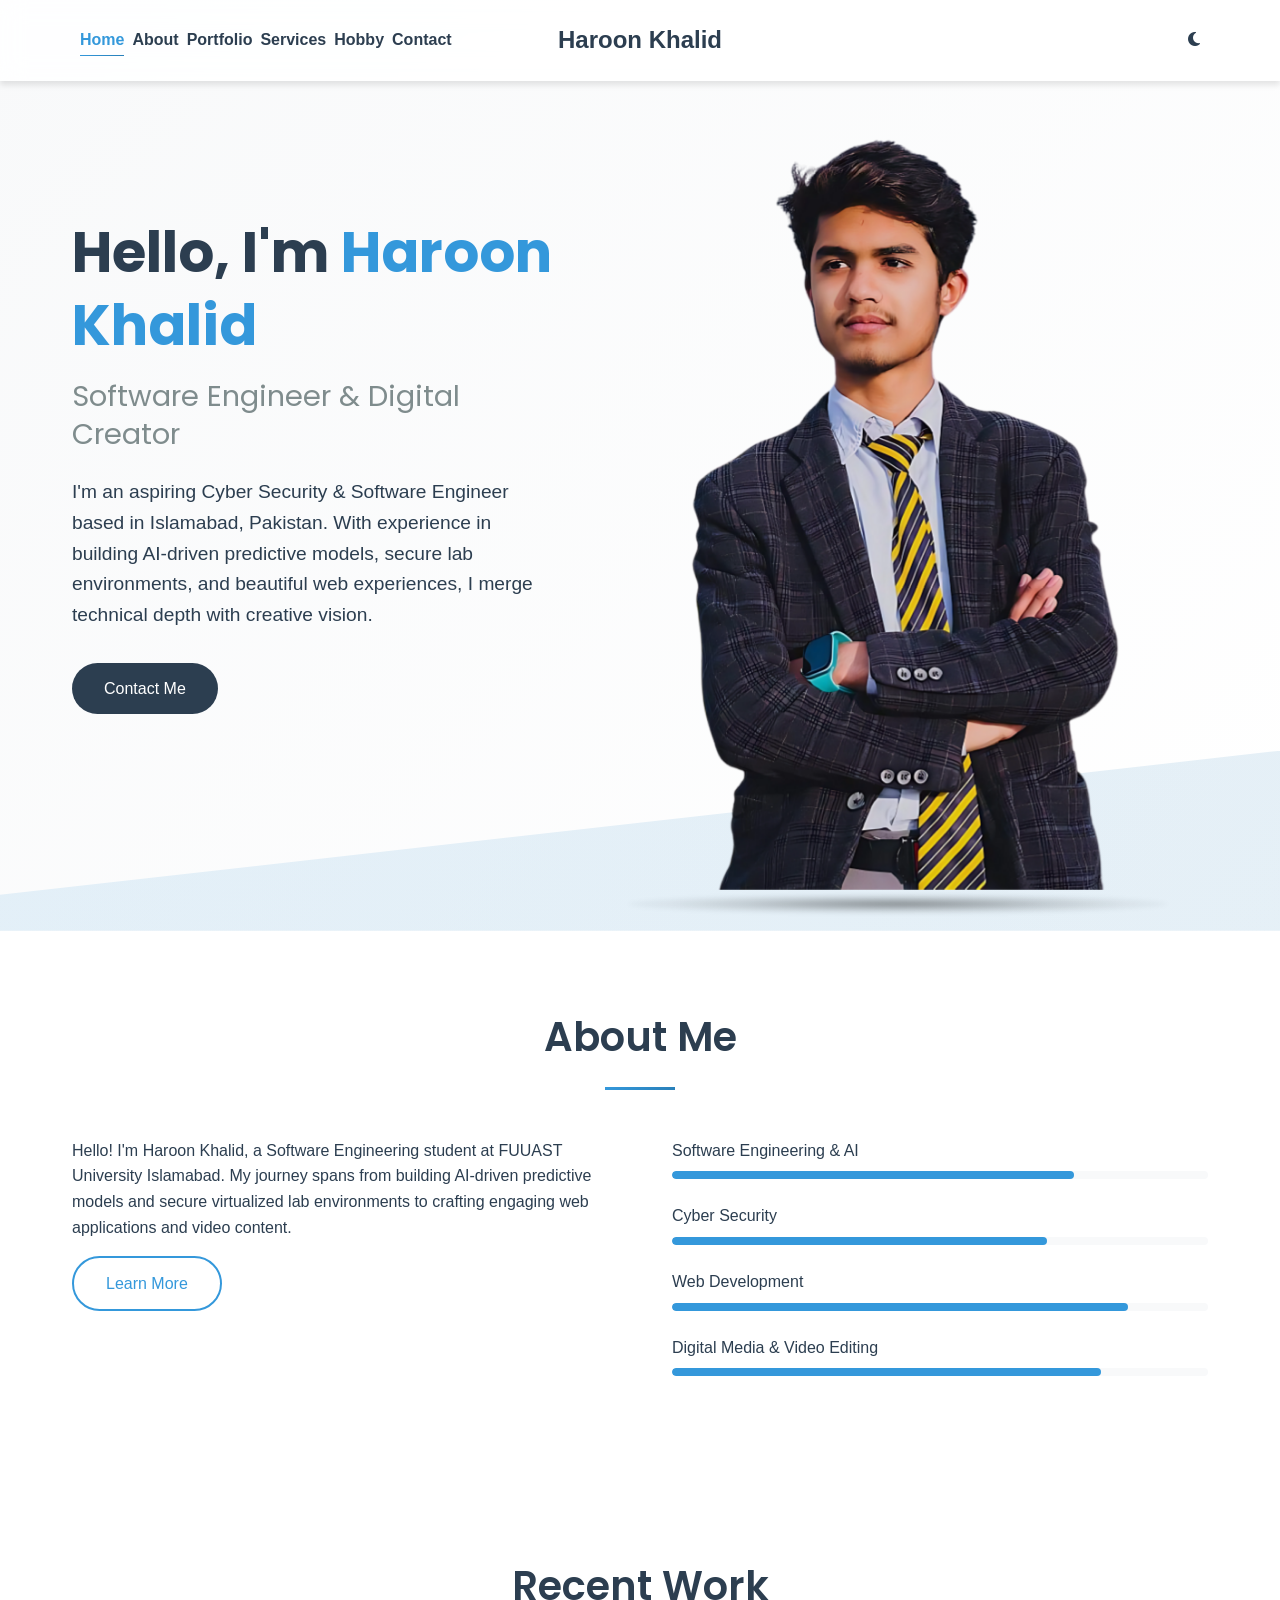
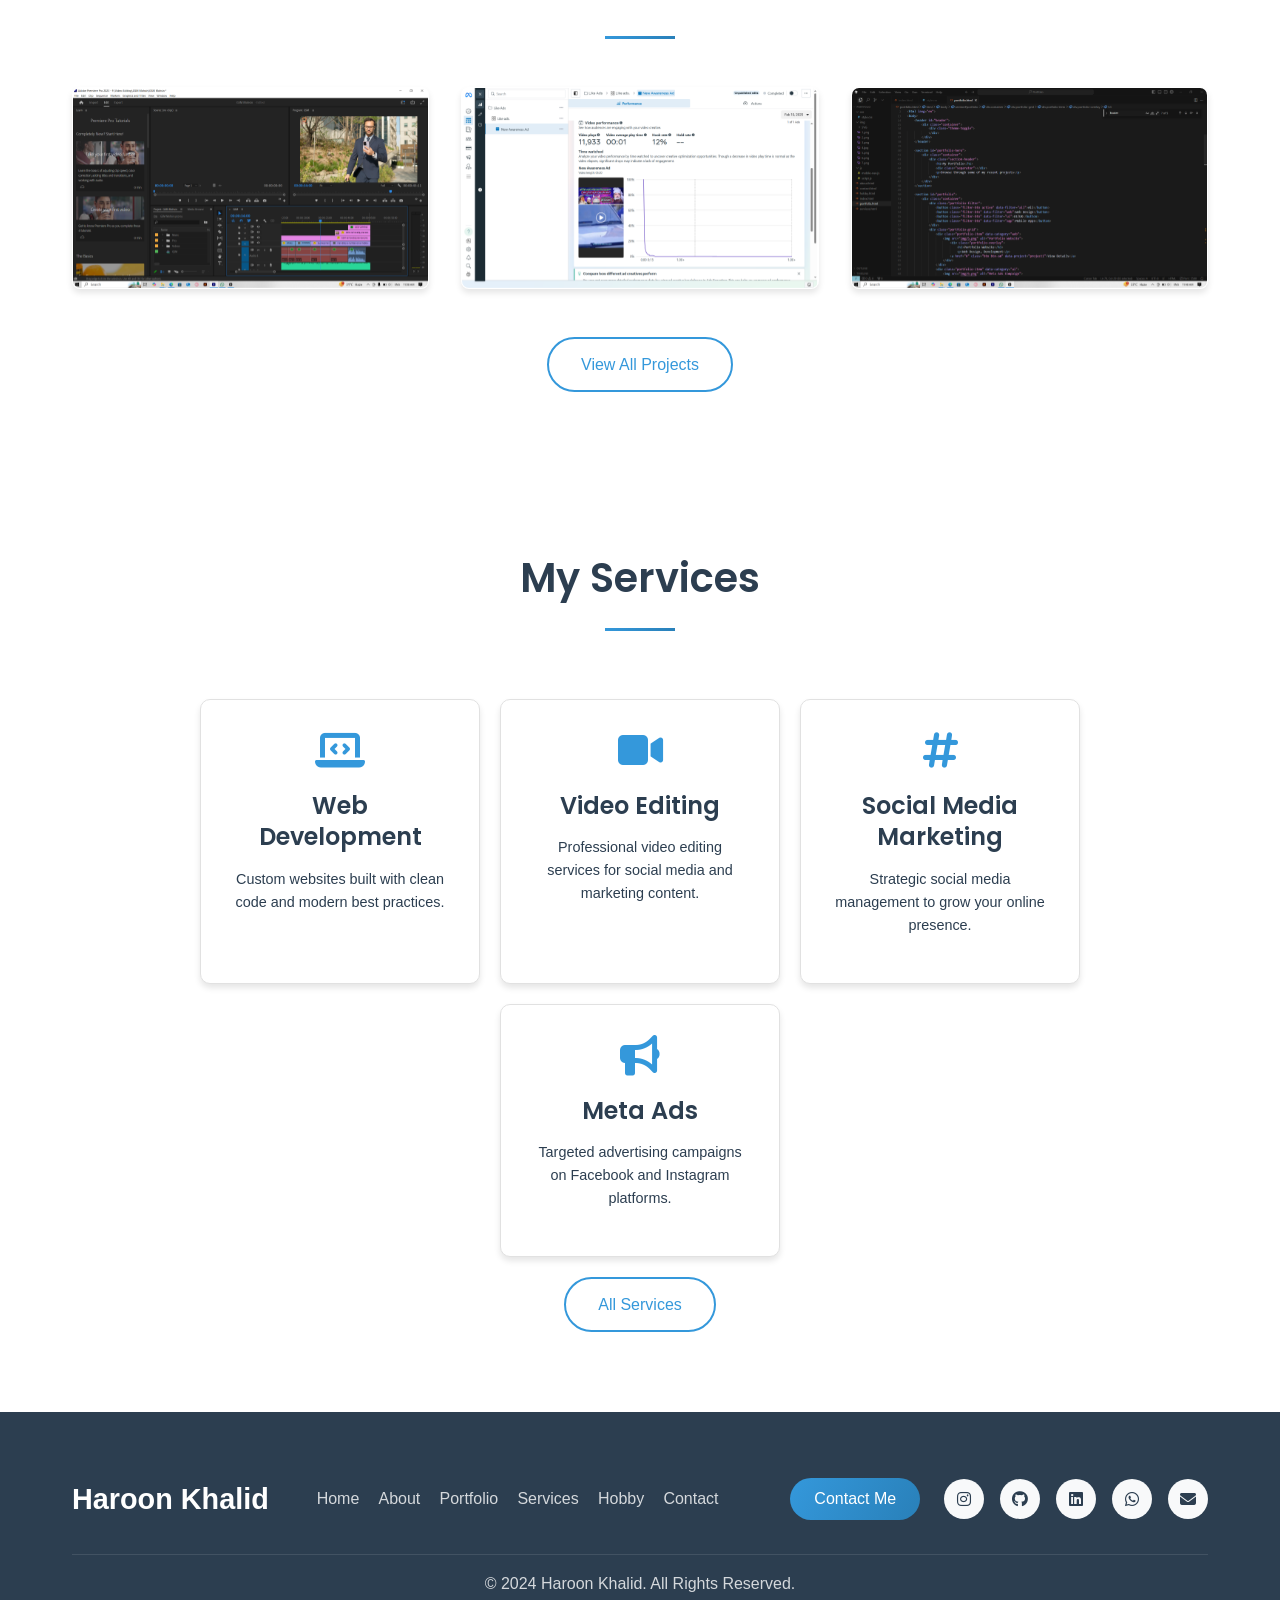
<file: index.html>
<!DOCTYPE html>
<html lang="en">
<head>
    <meta charset="UTF-8">
    <meta name="viewport" content="width=device-width, initial-scale=1.0">
    <meta name="description" content="Haroon Khalid - Software Engineer, Cyber Security Enthusiast, and Digital Creator based in Islamabad, Pakistan. Building AI models and beautiful web experiences.">
    <meta name="keywords" content="software engineer, cyber security, AI, web developer, video editor, Islamabad, Pakistan, frontend development, responsive design">
    <meta name="author" content="Haroon Khalid">
    <meta name="theme-color" content="#3498db">
    
    <!-- Open Graph / Social Media Meta Tags -->
    <meta property="og:title" content="Haroon Khalid | Web Developer">
    <meta property="og:description" content="Professional Web Developer, Video Editor & Digital Marketer based in Islamabad">
    <meta property="og:image" content="img/3.png">
    <meta property="og:url" content="https://92haroonkhalid.com">
    
    <title>Haroon Khalid | Web Developer</title>
    
    <!-- Preload Critical Resources -->
    <link rel="preload" href="css/style.css" as="style">
    <link rel="preload" href="https://fonts.googleapis.com/css2?family=Poppins:wght@300;400;500;600;700&display=swap" as="style">
    <link rel="preload" href="img/3.png" as="image">
    
    <!-- Favicon -->
    <link rel="icon" type="image/x-icon" href="img/2.png">
    
    <!-- Stylesheets -->
    <link rel="stylesheet" href="css/style.css">
    <link rel="stylesheet" href="https://cdnjs.cloudflare.com/ajax/libs/font-awesome/6.4.0/css/all.min.css" defer>
    <link href="https://fonts.googleapis.com/css2?family=Poppins:wght@300;400;500;600;700&display=swap" rel="stylesheet">
</head>
<body>
    <header id="header">
        <div class="container">
            <nav aria-label="Main navigation">
                <label class="hamburger" aria-label="Toggle menu">
                    <input type="checkbox" aria-expanded="false">
                    <svg viewBox="0 0 32 32">
                        <path class="line line-top-bottom" d="M27 10 13 10C10.8 10 9 8.2 9 6 9 3.5 10.8 2 13 2 15.2 2 17 3.8 17 6L17 26C17 28.2 18.8 30 21 30 23.2 30 25 28.2 25 26 25 23.8 23.2 22 21 22L7 22"></path>
                        <path class="line" d="M7 16 27 16"></path>
                    </svg>
                </label>
                <ul class="nav-menu">
                    <li class="active"><a href="index.html" aria-current="page">Home</a></li>
                    <li><a href="about.html">About</a></li>
                    <li><a href="portfolio.html">Portfolio</a></li>
                    <li><a href="services.html">Services</a></li>
                    <li><a href="hobby.html">Hobby</a></li>
                    <li><a href="contact.html">Contact</a></li>
                </ul>
            </nav>
            <div class="logo">
                <a href="index.html" aria-label="Home">Haroon Khalid</a>
            </div>
            <div class="theme-toggle">
                <i class="fas fa-moon"></i>
            </div>
        </div>
    </header>

    <main>
        <section id="hero">
            <div class="container">
                <div class="hero-grid">
                    <div class="hero-text">
                        <h1>Hello, I'm <span class="highlight">Haroon Khalid</span></h1>
                        <h2>Software Engineer & Digital Creator</h2>
                        <p>I'm an aspiring Cyber Security & Software Engineer based in Islamabad, Pakistan. With experience in building AI-driven predictive models, secure lab environments, and beautiful web experiences, I merge technical depth with creative vision.</p>
                        <div class="cta-buttons">
                            <a href="contact.html" class="btn btn-secondary">Contact Me</a>
                        </div>
                    </div>
                    <div class="hero-image">
                        <div class="popup-image">
                            <img src="img/3.png" alt="Haroon Khalid - Professional Web Developer" class="popup-transition lazy-load" width="600" height="auto" loading="eager">
                        </div>
                    </div>
                </div>
            </div>
        </section>

        <section id="about-preview">
            <div class="container">
                <div class="section-header">
                    <h2>About Me</h2>
                    <div class="separator"></div>
                </div>
                <div class="about-preview-content">
                    <div class="about-preview-text">
                        <p>Hello! I'm Haroon Khalid, a Software Engineering student at FUUAST University Islamabad. My journey spans from building AI-driven predictive models and secure virtualized lab environments to crafting engaging web applications and video content.</p>
                        <a href="about.html" class="btn btn-outline">Learn More</a>
                    </div>
                    <div class="skills-preview">
                        <div class="skill">
                            <div class="skill-name">Software Engineering & AI</div>
                            <div class="skill-bar">
                                <div class="skill-level" style="width: 75%"></div>
                            </div>
                        </div>
                        <div class="skill">
                            <div class="skill-name">Cyber Security</div>
                            <div class="skill-bar">
                                <div class="skill-level" style="width: 70%"></div>
                            </div>
                        </div>
                        <div class="skill">
                            <div class="skill-name">Web Development</div>
                            <div class="skill-bar">
                                <div class="skill-level" style="width: 85%"></div>
                            </div>
                        </div>
                        <div class="skill">
                            <div class="skill-name">Digital Media & Video Editing</div>
                            <div class="skill-bar">
                                <div class="skill-level" style="width: 80%"></div>
                            </div>
                        </div>
                    </div>
                </div>
            </div>
        </section>

        <section id="portfolio-preview">
            <div class="container">
                <div class="section-header">
                    <h2>Recent Work</h2>
                    <div class="separator"></div>
                </div>
                <div class="portfolio-grid">
                    <div class="portfolio-item">
                        <img src="img/6.png" alt="AI & Cyber Security Projects">
                        <div class="portfolio-overlay">
                            <h3>AI & Cyber Security</h3>
                            <p>Predictive Models & Secure Labs</p>
                            <a href="portfolio.html" class="btn btn-sm">View Details</a>
                        </div>
                    </div>
                    <div class="portfolio-item">
                        <img src="img/5.png" alt="Portfolio Website">
                        <div class="portfolio-overlay">
                            <h3>Web Development</h3>
                            <p>Modern Web Apps & Interfaces</p>
                            <a href="portfolio.html" class="btn btn-sm">View Details</a>
                        </div>
                    </div>
                    <div class="portfolio-item">
                        <img src="img/7.png" alt="Digital Media">
                        <div class="portfolio-overlay">
                            <h3>Digital Media & Ads</h3>
                            <p>Video Editing & Meta Ads</p>
                            <a href="portfolio.html" class="btn btn-sm">View Details</a>
                        </div>
                    </div>
                </div>
                <div class="text-center">
                    <a href="portfolio.html" class="btn btn-outline">View All Projects</a>
                </div>
            </div>
        </section>

        <section id="services-preview">
            <div class="container">
                <div class="section-header">
                    <h2>My Services</h2>
                    <div class="separator"></div>
                </div>
                <div class="services-slider">
                    <div class="services-track">
                        <div class="service-card">
                            <i class="fas fa-laptop-code"></i>
                            <h3>Web Development</h3>
                            <p>Custom websites built with clean code and modern best practices.</p>
                        </div>
                        <div class="service-card">
                            <i class="fas fa-video"></i>
                            <h3>Video Editing</h3>
                            <p>Professional video editing services for social media and marketing content.</p>
                        </div>
                        <div class="service-card">
                            <i class="fas fa-hashtag"></i>
                            <h3>Social Media Marketing</h3>
                            <p>Strategic social media management to grow your online presence.</p>
                        </div>
                        <div class="service-card">
                            <i class="fas fa-bullhorn"></i>
                            <h3>Meta Ads</h3>
                            <p>Targeted advertising campaigns on Facebook and Instagram platforms.</p>
                        </div>
                    </div>
                </div>
                <div class="text-center">
                    <a href="services.html" class="btn btn-outline">All Services</a>
                </div>
            </div>
        </section>

    </main>

    <footer>
        <div class="container">
            <div class="footer-content">
                <div class="footer-logo">
                    <a href="index.html" aria-label="Home">Haroon Khalid</a>
                </div>
                <ul class="footer-menu">
                    <li><a href="index.html">Home</a></li>
                    <li><a href="about.html">About</a></li>
                    <li><a href="portfolio.html">Portfolio</a></li>
                    <li><a href="services.html">Services</a></li>
                    <li><a href="hobby.html">Hobby</a></li>
                    <li><a href="contact.html">Contact</a></li>
                </ul>
                <a href="contact.html" class="btn btn-primary footer-contact-btn">Contact Me</a>
                <div class="social-links">
                    <a href="https://www.instagram.com/haroons_graphy" class="social-link" target="_blank" rel="noopener" aria-label="Instagram"><i class="fab fa-instagram"></i></a>
                    <a href="https://github.com/HaronKhalid" class="social-link" target="_blank" rel="noopener" aria-label="GitHub"><i class="fab fa-github"></i></a>
                    <a href="https://www.linkedin.com/in/92haroonkhalid/" class="social-link" target="_blank" rel="noopener" aria-label="LinkedIn"><i class="fab fa-linkedin"></i></a>
                    <a href="https://api.whatsapp.com/send?phone=923455052261" class="social-link" target="_blank" rel="noopener" aria-label="WhatsApp"><i class="fab fa-whatsapp"></i></a>
                    <a href="mailto:muhammadharoonkhalid786@gmail.com" class="social-link" aria-label="Email"><i class="fas fa-envelope"></i></a>
                </div>
            </div>
            <div class="footer-bottom">
                <p>&copy; 2024 Haroon Khalid. All Rights Reserved.</p>
            </div>
        </div>
    </footer>

    <script src="js/script.js" defer></script>
    <script src="js/mobile-nav.js" defer></script>
    <script src="js/theme.js" defer></script>
</body>
</html>
</file>
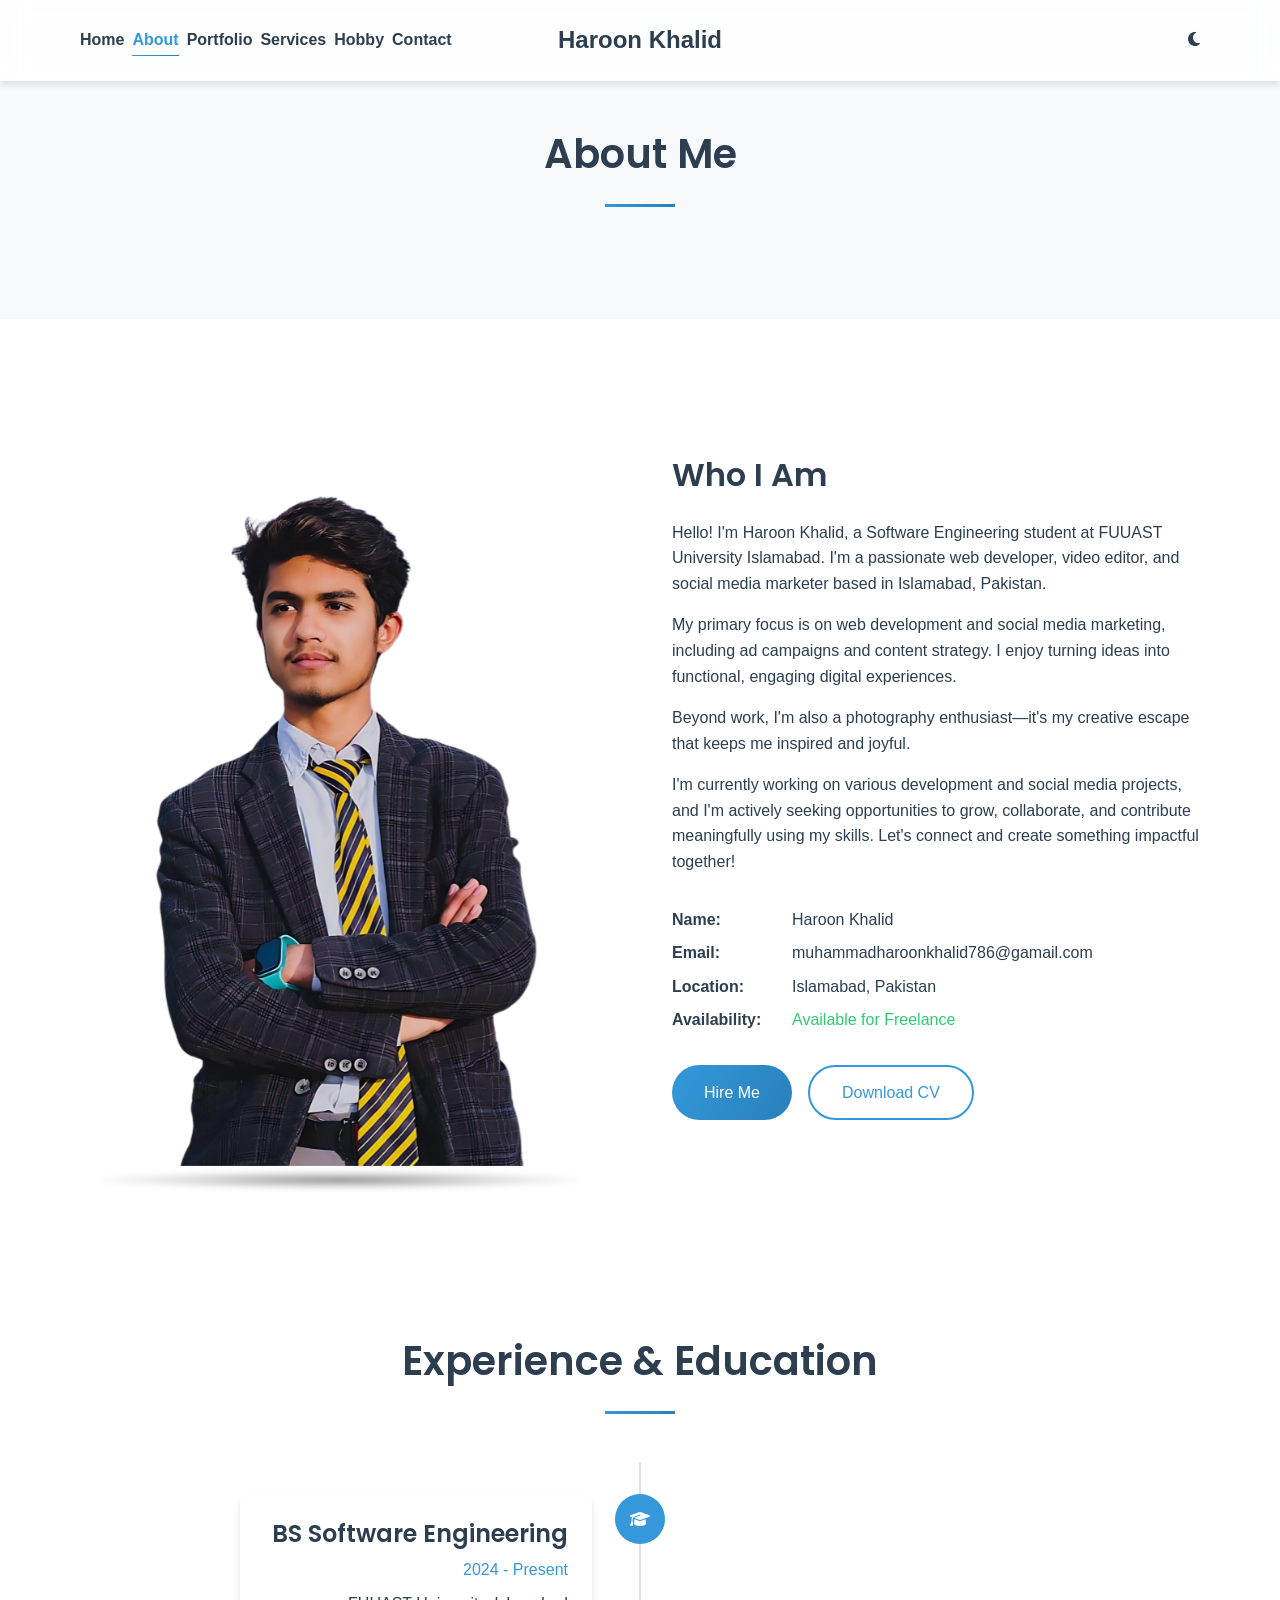
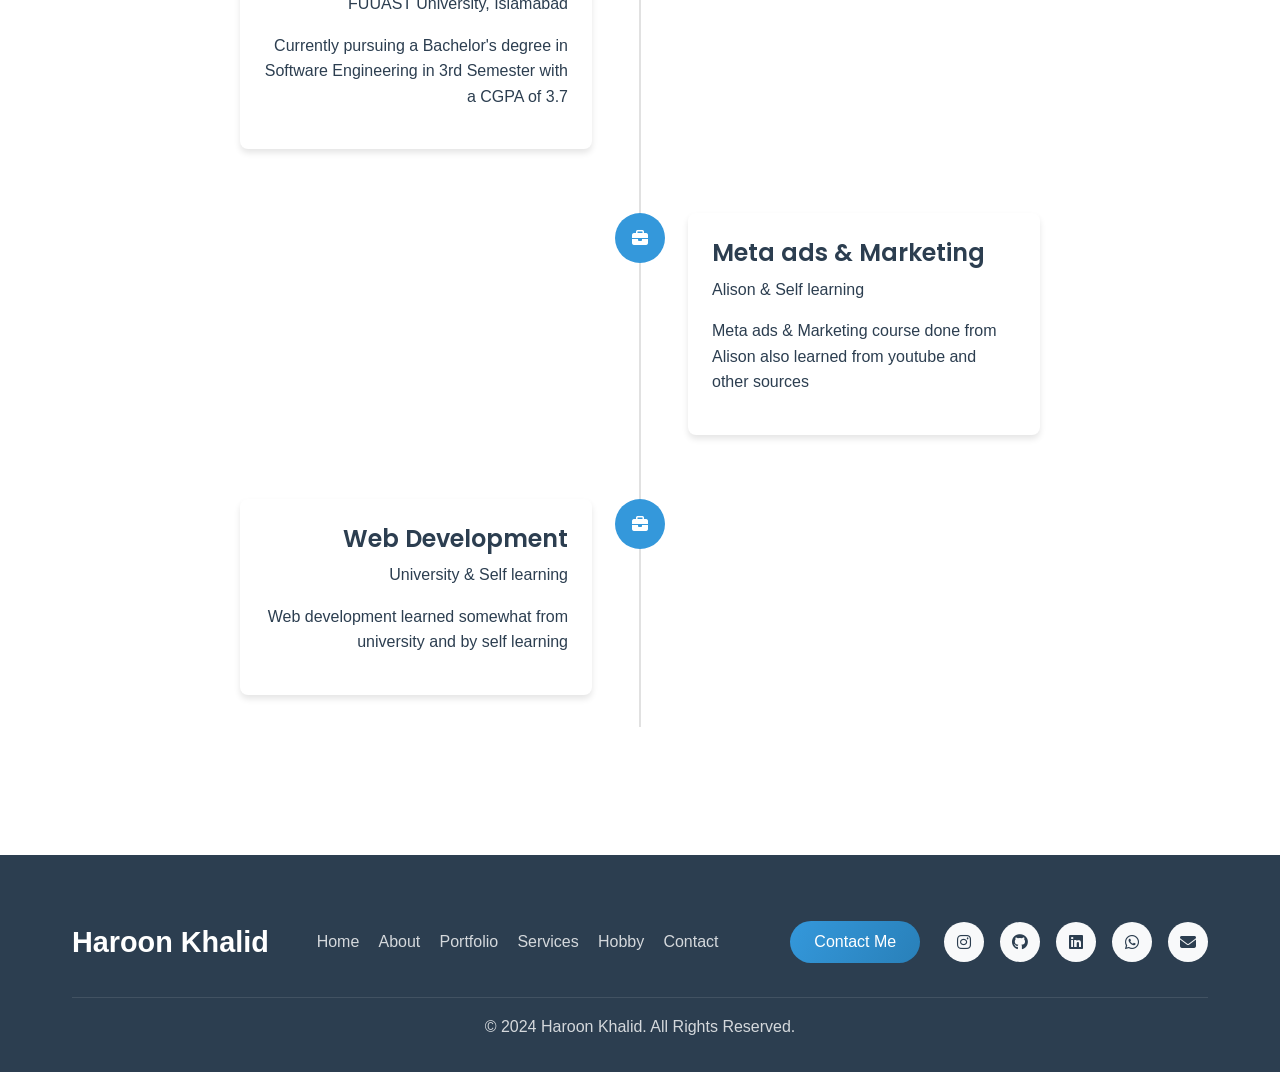
<file: about.html>
<!DOCTYPE html>
<html lang="en">
<head>
    <meta charset="UTF-8">
    <meta name="viewport" content="width=device-width, initial-scale=1.0">
    <meta name="description" content="Learn more about Haroon Khalid, a web developer based in Islamabad">
    <link rel="icon" type="image/x-icon" href="img/2.png">
    <title>Haroon Khalid | About Me</title>
    <link rel="stylesheet" href="css/style.css">
    <link rel="stylesheet" href="https://cdnjs.cloudflare.com/ajax/libs/font-awesome/6.4.0/css/all.min.css">
    <link href="https://fonts.googleapis.com/css2?family=Poppins:wght@300;400;500;600;700&display=swap" rel="stylesheet">
</head>
<body>
    <header id="header">
        <div class="container">
            <nav aria-label="Main navigation">
                <label class="hamburger" aria-label="Toggle menu">
                    <input type="checkbox" aria-expanded="false">
                    <svg viewBox="0 0 32 32">
                        <path class="line line-top-bottom" d="M27 10 13 10C10.8 10 9 8.2 9 6 9 3.5 10.8 2 13 2 15.2 2 17 3.8 17 6L17 26C17 28.2 18.8 30 21 30 23.2 30 25 28.2 25 26 25 23.8 23.2 22 21 22L7 22"></path>
                        <path class="line" d="M7 16 27 16"></path>
                    </svg>
                </label>
                <ul class="nav-menu">
                    <li><a href="index.html">Home</a></li>
                    <li class="active"><a href="about.html">About</a></li>
                    <li><a href="portfolio.html">Portfolio</a></li>
                    <li><a href="services.html">Services</a></li>
                    <li><a href="hobby.html">Hobby</a></li>
                    <li><a href="contact.html">Contact</a></li>
                </ul>
            </nav>
            <div class="logo">
                <a href="index.html" aria-label="Home">Haroon Khalid</a>
            </div>
            <div class="theme-toggle">
                <i class="fas fa-moon"></i>
            </div>
        </div>
    </header>

    <section id="about-hero">
        <div class="container">
            <div class="section-header">
                <h1>About Me</h1>
                <div class="separator"></div>
            </div>
        </div>
    </section>

    <section id="about-content">
        <div class="container">
            <div class="about-grid">
                <div class="hero-image">
                    <div class="popup-image">
                        <img src="img/3.png" alt="Haroon Khalid" class="popup-transition lazy-load" width="600" height="auto" loading="eager">
                    </div>
                </div>
                <div class="about-text">
                    <h2>Who I Am</h2>
                    <p>Hello! I'm Haroon Khalid, a Software Engineering student at FUUAST University Islamabad. I'm a passionate web developer, video editor, and social media marketer based in Islamabad, Pakistan.</p>
                    <p>My primary focus is on web development and social media marketing, including ad campaigns and content strategy. I enjoy turning ideas into functional, engaging digital experiences.</p>
                    <p>Beyond work, I'm also a photography enthusiast—it's my creative escape that keeps me inspired and joyful.</p>                    
                    <p>I'm currently working on various development and social media projects, and I'm actively seeking opportunities to grow, collaborate, and contribute meaningfully using my skills. Let's connect and create something impactful together!</p>
                    <div class="personal-info">
                        <div class="info-item">
                            <span class="info-title">Name:</span>
                            <span class="info-value">Haroon Khalid</span>
                        </div>
                        <div class="info-item">
                            <span class="info-title">Email:</span>
                            <span class="info-value">muhammadharoonkhalid786@gamail.com</span>
                        </div>
                        <div class="info-item">
                            <span class="info-title">Location:</span>
                            <span class="info-value">Islamabad, Pakistan</span>
                        </div>
                        <div class="info-item">
                            <span class="info-title">Availability:</span>
                            <span class="info-value available">Available for Freelance</span>
                        </div>
                    </div>
                    <div class="about-buttons">
                        <a href="contact.html" class="btn btn-primary">Hire Me</a>
                        <a href="img/CV.pdf" class="btn btn-outline">Download CV</a>
                    </div>
                </div>
            </div>
        </div>
    </section>

    <section id="experience">
        <div class="container">
            <div class="section-header">
                <h2>Experience & Education</h2>
                <div class="separator"></div>
            </div>
            <div class="timeline">
                <div class="timeline-block">
                    <div class="timeline-icon">
                        <i class="fas fa-graduation-cap"></i>
                    </div>
                    <div class="timeline-content">
                        <h3>BS Software Engineering</h3>
                        <span class="timeline-date">2024 - Present</span>
                        <p>FUUAST University, Islamabad</p>
                        <p>Currently pursuing a Bachelor's degree in Software Engineering in 3rd Semester with a CGPA of 3.7</p>
                    </div>
                </div>
                <div class="timeline-block">
                    <div class="timeline-icon">
                        <i class="fas fa-briefcase"></i>
                    </div>
                    <div class="timeline-content">
                        <h3>Meta ads & Marketing</h3>
                        <p>Alison & Self learning</p>
                        <p>Meta ads & Marketing course done from Alison also learned from youtube and other sources</p>
                    </div>
                </div>
                <div class="timeline-block">
                    <div class="timeline-icon">
                        <i class="fas fa-briefcase"></i>
                    </div>
                    <div class="timeline-content">
                        <h3>Web Development</h3>
                        <p>University & Self learning</p>
                        <p>Web development learned somewhat from university and by self learning</p>
                    </div>
                </div>
            </div>
        </div>
    </section>

    <footer>
        <div class="container">
            <div class="footer-content">
                <div class="footer-logo">
                    <a href="index.html" aria-label="Home">Haroon Khalid</a>
                </div>
                <ul class="footer-menu">
                    <li><a href="index.html">Home</a></li>
                    <li><a href="about.html">About</a></li>
                    <li><a href="portfolio.html">Portfolio</a></li>
                    <li><a href="services.html">Services</a></li>
                    <li><a href="hobby.html">Hobby</a></li>
                    <li><a href="contact.html">Contact</a></li>
                </ul>
                <a href="contact.html" class="btn btn-primary footer-contact-btn">Contact Me</a>
                <div class="social-links">
                    <a href="https://www.instagram.com/haroons_graphy" class="social-link" target="_blank" rel="noopener" aria-label="Instagram"><i class="fab fa-instagram"></i></a>
                    <a href="https://github.com/HaronKhalid" class="social-link" target="_blank" rel="noopener" aria-label="GitHub"><i class="fab fa-github"></i></a>
                    <a href="https://www.linkedin.com/in/92haroonkhalid/" class="social-link" target="_blank" rel="noopener" aria-label="LinkedIn"><i class="fab fa-linkedin"></i></a>
                    <a href="https://api.whatsapp.com/send?phone=923455052261" class="social-link" target="_blank" rel="noopener" aria-label="WhatsApp"><i class="fab fa-whatsapp"></i></a>
                    <a href="mailto:muhammadharoonkhalid786@gmail.com" class="social-link" aria-label="Email"><i class="fas fa-envelope"></i></a>
                </div>
            </div>
            <div class="footer-bottom">
                <p>&copy; 2024 Haroon Khalid. All Rights Reserved.</p>
            </div>
        </div>
    </footer>

    <script src="js/script.js" defer></script>
    <script src="js/mobile-nav.js" defer></script>
    <script src="js/theme.js" defer></script>
</body>
</html>
</file>
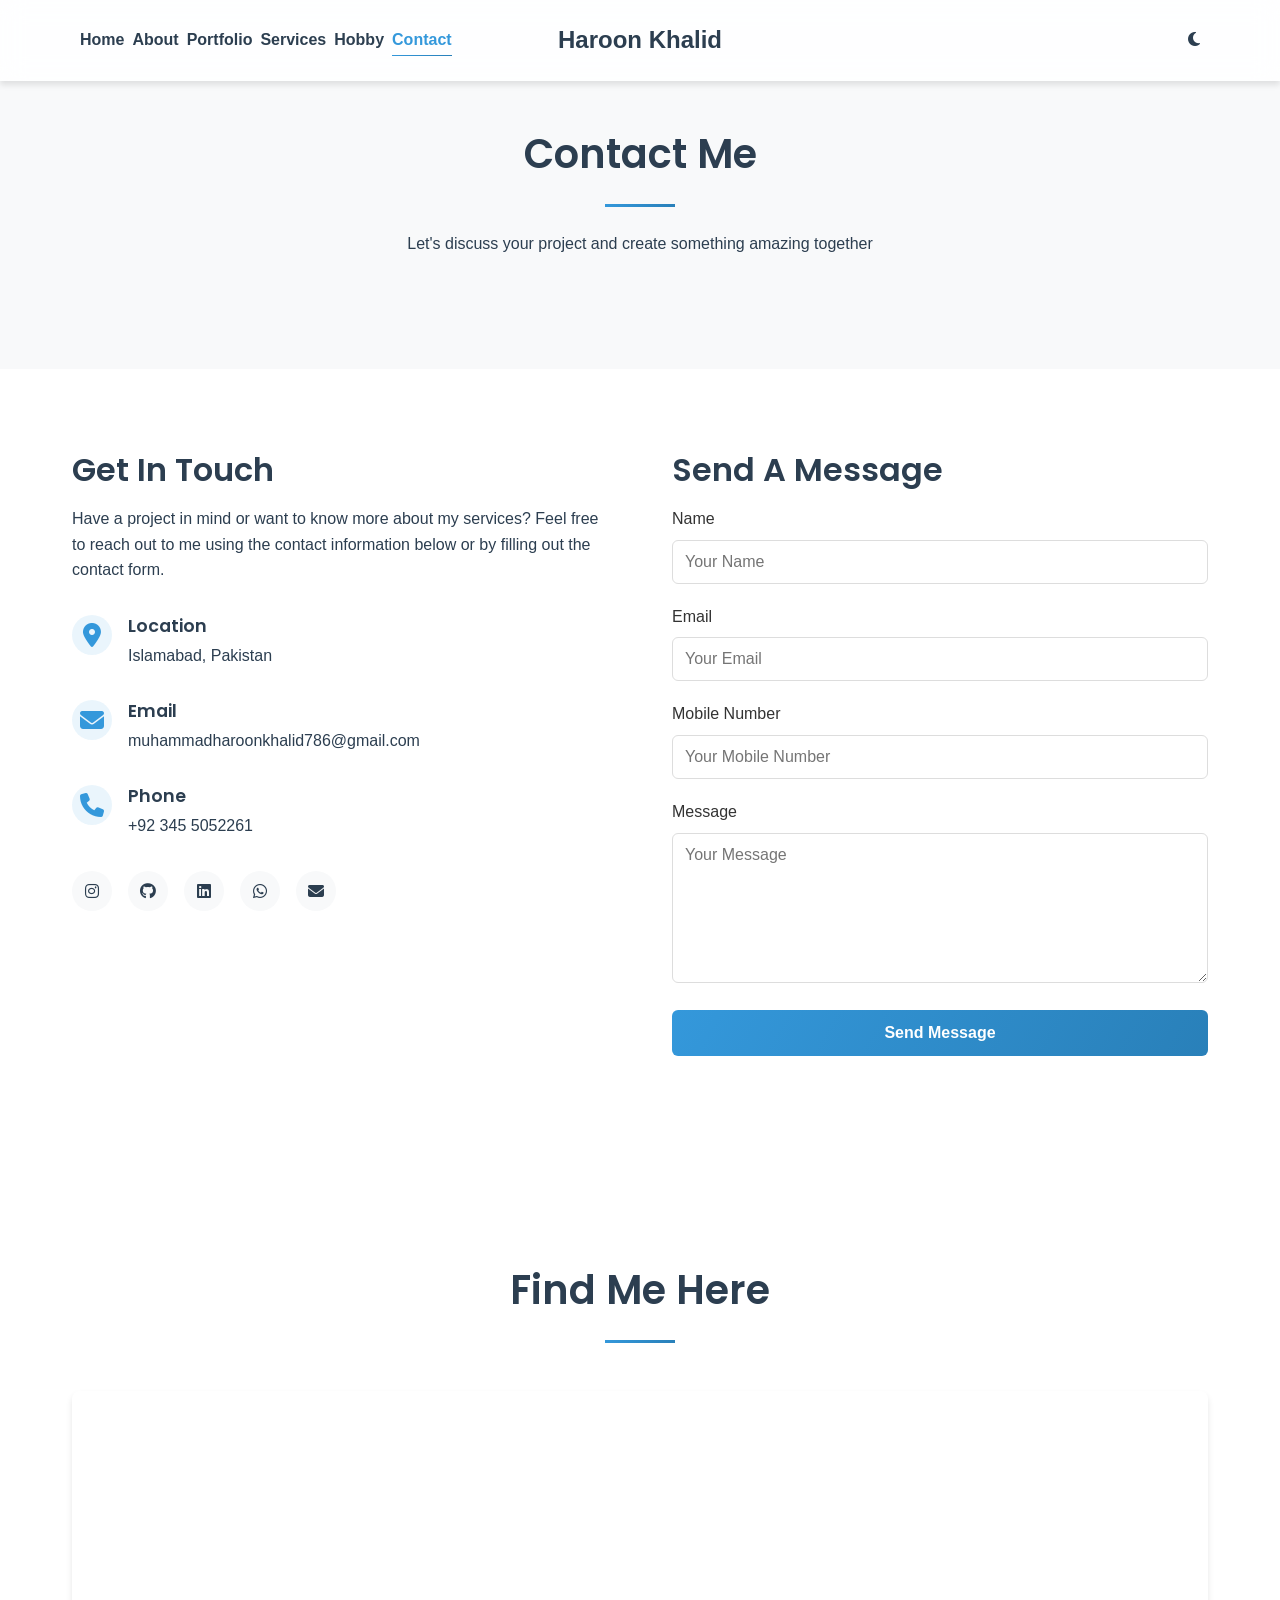
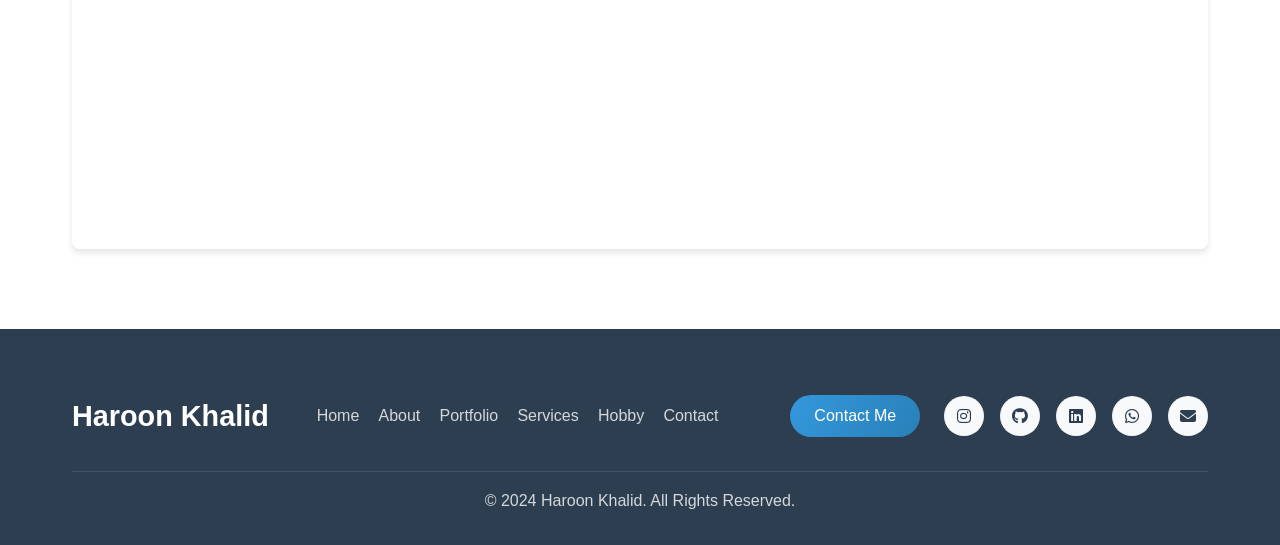
<file: contact.html>
<!DOCTYPE html>
<html lang="en">
<head>
    <meta charset="UTF-8">
    <meta name="viewport" content="width=device-width, initial-scale=1.0">
    <meta name="description" content="Contact Haroon Khalid for your web development and design projects">
    <link rel="icon" type="image/x-icon" href="img/2.png">
    <title>Haroon Khalid | Contact Me</title>
    <link rel="stylesheet" href="css/style.css">
    <link rel="stylesheet" href="https://cdnjs.cloudflare.com/ajax/libs/font-awesome/6.4.0/css/all.min.css">
    <link href="https://fonts.googleapis.com/css2?family=Poppins:wght@300;400;500;600;700&display=swap" rel="stylesheet">
    <style>
        /* Form status styles */
        #formStatus {
            display: none;
            padding: 15px;
            margin-top: 20px;
            border-radius: 8px;
            text-align: center;
            font-weight: 500;
            transition: all 0.3s ease;
        }
        
        #formStatus.success {
            background-color: #d4edda;
            color: #155724;
            border: 1px solid #c3e6cb;
        }
        
        #formStatus.error {
            background-color: #f8d7da;
            color: #721c24;
            border: 1px solid #f5c6cb;
        }

        /* Form styles */
        .contact-form .form-group {
            margin-bottom: 20px;
        }

        .contact-form label {
            display: block;
            margin-bottom: 8px;
            font-weight: 500;
            color: #333;
        }

        .contact-form input,
        .contact-form textarea {
            width: 100%;
            padding: 12px;
            border: 1px solid #ddd;
            border-radius: 6px;
            font-size: 16px;
            transition: border-color 0.3s ease;
        }

        .contact-form input:focus,
        .contact-form textarea:focus {
            border-color: #007bff;
            outline: none;
            box-shadow: 0 0 0 2px rgba(0,123,255,0.25);
        }

        .contact-form textarea {
            min-height: 150px;
            resize: vertical;
        }

        .contact-form button {
            width: 100%;
            padding: 14px;
            font-size: 16px;
            font-weight: 600;
            border-radius: 6px;
            transition: all 0.3s ease;
        }

        .contact-form button:hover {
            transform: translateY(-2px);
            box-shadow: 0 4px 12px rgba(0,0,0,0.15);
        }
    </style>
</head>
<body>
    <header id="header">
        <div class="container">
            <nav aria-label="Main navigation">
                <label class="hamburger" aria-label="Toggle menu">
                    <input type="checkbox" aria-expanded="false">
                    <svg viewBox="0 0 32 32">
                        <path class="line line-top-bottom" d="M27 10 13 10C10.8 10 9 8.2 9 6 9 3.5 10.8 2 13 2 15.2 2 17 3.8 17 6L17 26C17 28.2 18.8 30 21 30 23.2 30 25 28.2 25 26 25 23.8 23.2 22 21 22L7 22"></path>
                        <path class="line" d="M7 16 27 16"></path>
                    </svg>
                </label>
                <ul class="nav-menu">
                    <li><a href="index.html">Home</a></li>
                    <li><a href="about.html">About</a></li>
                    <li><a href="portfolio.html">Portfolio</a></li>
                    <li><a href="services.html">Services</a></li>
                    <li><a href="hobby.html">Hobby</a></li>
                    <li class="active"><a href="contact.html">Contact</a></li>
                </ul>
            </nav>
            <div class="logo">
                <a href="index.html" aria-label="Home">Haroon Khalid</a>
            </div>
            <div class="theme-toggle">
                <i class="fas fa-moon"></i>
            </div>
        </div>
    </header>

    <section id="contact-hero">
        <div class="container">
            <div class="section-header">
                <h1>Contact Me</h1>
                <div class="separator"></div>
                <p>Let's discuss your project and create something amazing together</p>
            </div>
        </div>
    </section>

    <section id="contact">
        <div class="container">
            <div class="contact-grid">
                <div class="contact-info">
                    <h2>Get In Touch</h2>
                    <p>Have a project in mind or want to know more about my services? Feel free to reach out to me using the contact information below or by filling out the contact form.</p>
                    <div class="contact-details">
                        <div class="contact-item">
                            <div class="contact-icon">
                                <i class="fas fa-map-marker-alt"></i>
                            </div>
                            <div class="contact-text">
                                <h3>Location</h3>
                                <p>Islamabad, Pakistan</p>
                            </div>
                        </div>
                        <div class="contact-item">
                            <div class="contact-icon">
                                <i class="fas fa-envelope"></i>
                            </div>
                            <div class="contact-text">
                                <h3>Email</h3>
                                <p>muhammadharoonkhalid786@gmail.com</p>
                            </div>
                        </div>
                        <div class="contact-item">
                            <div class="contact-icon">
                                <i class="fas fa-phone"></i>
                            </div>
                            <div class="contact-text">
                                <h3>Phone</h3>
                                <p>+92 345 5052261</p>
                            </div>
                        </div>
                    </div>
                    <div class="social-links">
                        <a href="https://www.instagram.com/haroons_graphy" class="social-link" target="_blank"><i class="fab fa-instagram"></i></a>
                        <a href="https://github.com/HaronKhalid" class="social-link" target="_blank"><i class="fab fa-github"></i></a>
                        <a href="https://www.linkedin.com/in/92haroonkhalid/" class="social-link" target="_blank"><i class="fab fa-linkedin"></i></a>
                        <a href="https://api.whatsapp.com/send?phone=923455052261" class="social-link" target="_blank"><i class="fab fa-whatsapp"></i></a>
                        <a href="mailto:muhammadharoonkhalid786@gmail.com" class="social-link" target="_blank"><i class="fas fa-envelope"></i></a>
                    </div>
                </div>
                <div class="contact-form">
                    <h2>Send A Message</h2>
                    <form id="contactForm">
                        <div class="form-group">
                            <label for="name">Name</label>
                            <input type="text" id="name" name="name" placeholder="Your Name" required>
                        </div>
                        <div class="form-group">
                            <label for="email">Email</label>
                            <input type="email" id="email" name="email" placeholder="Your Email" required>
                        </div>
                        <div class="form-group">
                            <label for="subject">Mobile Number</label>
                            <input type="text" id="subject" name="subject" placeholder="Your Mobile Number" required>
                        </div>
                        <div class="form-group">
                            <label for="message">Message</label>
                            <textarea id="message" name="message" placeholder="Your Message" required></textarea>
                        </div>
                        <button type="submit" class="btn btn-primary">Send Message</button>
                        <div id="formStatus"></div>
                    </form>
                </div>
            </div>
        </div>
    </section>

    <section id="map">
        <div class="container">
            <div class="section-header">
                <h2>Find Me Here</h2>
                <div class="separator"></div>
            </div>
            <div class="map-container">
                <iframe src="https://www.google.com/maps/embed?pb=!1m14!1m12!1m3!1d438.39950841450417!2d73.07955319828206!3d33.64124601518975!2m3!1f0!2f0!3f0!3m2!1i1024!2i768!4f13.1!5e1!3m2!1sen!2s!4v1748243671745!5m2!1sen!2s" width="100%" height="450" style="border:0;" allowfullscreen="" loading="lazy" referrerpolicy="no-referrer-when-downgrade"></iframe>            </div>
        </div>
    </section>

    <footer>
        <div class="container">
            <div class="footer-content">
                <div class="footer-logo">
                    <a href="index.html" aria-label="Home">Haroon Khalid</a>
                </div>
                <ul class="footer-menu">
                    <li><a href="index.html">Home</a></li>
                    <li><a href="about.html">About</a></li>
                    <li><a href="portfolio.html">Portfolio</a></li>
                    <li><a href="services.html">Services</a></li>
                    <li><a href="hobby.html">Hobby</a></li>
                    <li><a href="contact.html">Contact</a></li>
                </ul>
                <a href="contact.html" class="btn btn-primary footer-contact-btn">Contact Me</a>
                <div class="social-links">
                    <a href="https://www.instagram.com/haroons_graphy" class="social-link" target="_blank" rel="noopener" aria-label="Instagram"><i class="fab fa-instagram"></i></a>
                    <a href="https://github.com/HaronKhalid" class="social-link" target="_blank" rel="noopener" aria-label="GitHub"><i class="fab fa-github"></i></a>
                    <a href="https://www.linkedin.com/in/92haroonkhalid/" class="social-link" target="_blank" rel="noopener" aria-label="LinkedIn"><i class="fab fa-linkedin"></i></a>
                    <a href="https://api.whatsapp.com/send?phone=923455052261" class="social-link" target="_blank" rel="noopener" aria-label="WhatsApp"><i class="fab fa-whatsapp"></i></a>
                    <a href="mailto:muhammadharoonkhalid786@gmail.com" class="social-link" aria-label="Email"><i class="fas fa-envelope"></i></a>
                </div>
            </div>
            <div class="footer-bottom">
                <p>&copy; 2024 Haroon Khalid. All Rights Reserved.</p>
            </div>
        </div>
    </footer>

    <script src="js/script.js" defer></script>
    <script src="js/mobile-nav.js" defer></script>
    <script src="js/theme.js" defer></script>
    <script>
        // Mobile menu functionality
        document.addEventListener('DOMContentLoaded', function() {
            const menuToggle = document.querySelector('.menu-toggle');
            const mobileMenu = document.querySelector('.mobile-menu');
            const mobileMenuOverlay = document.querySelector('.mobile-menu-overlay');
            const mobileMenuClose = document.querySelector('.mobile-menu-close');

            // Open mobile menu
            menuToggle.addEventListener('click', function() {
                mobileMenu.classList.add('active');
                mobileMenuOverlay.classList.add('active');
                document.body.style.overflow = 'hidden';
            });

            // Close mobile menu
            function closeMenu() {
                mobileMenu.classList.remove('active');
                mobileMenuOverlay.classList.remove('active');
                document.body.style.overflow = '';
            }

            mobileMenuClose.addEventListener('click', closeMenu);
            mobileMenuOverlay.addEventListener('click', closeMenu);

            // Close menu on nav click on mobile
            const mobileMenuLinks = document.querySelectorAll('.mobile-menu-list a');
            mobileMenuLinks.forEach(link => {
                link.addEventListener('click', closeMenu);
            });

            // Form submission
            const contactForm = document.getElementById('contactForm');
            const formStatus = document.getElementById('formStatus');

            contactForm.addEventListener('submit', async function(e) {
                e.preventDefault();
                
                // Get form values
                const name = document.getElementById('name').value.trim();
                const email = document.getElementById('email').value.trim();
                const phone = document.getElementById('subject').value.trim();
                const message = document.getElementById('message').value.trim();
                
                if (name && email && phone && message) {
                    formStatus.textContent = "Sending message...";
                    formStatus.className = '';
                    formStatus.style.display = 'block';
                    
                    try {
                        const response = await fetch('./send_email_92haroonkhalid.php', {
                            method: 'POST',
                            headers: {
                                'Content-Type': 'application/json',
                            },
                            body: JSON.stringify({
                                name: name,
                                email: email,
                                phone: phone,
                                message: message,
                                service: 'Contact Form'
                            })
                        });
                        
                        if (!response.ok) {
                            throw new Error(`HTTP error! status: ${response.status}`);
                        }
                        
                        const result = await response.json();
                        
                        if (result.success) {
                            formStatus.textContent = result.message;
                            formStatus.className = 'success';
                            contactForm.reset();
                        } else {
                            console.error('Server error:', result.debug);
                            formStatus.textContent = result.message || "Error sending message. Please try again.";
                            formStatus.className = 'error';
                        }
                    } catch (error) {
                        console.error('Error:', error);
                        formStatus.textContent = "Error sending message. Please try again.";
                        formStatus.className = 'error';
                    }
                    
                    // Hide status message after 5 seconds
                    setTimeout(() => {
                        formStatus.style.display = 'none';
                    }, 5000);
                } else {
                    formStatus.textContent = "Please fill in all fields.";
                    formStatus.className = 'error';
                    formStatus.style.display = 'block';
                }
            });
        });
    </script>
</body>
</html>
</file>
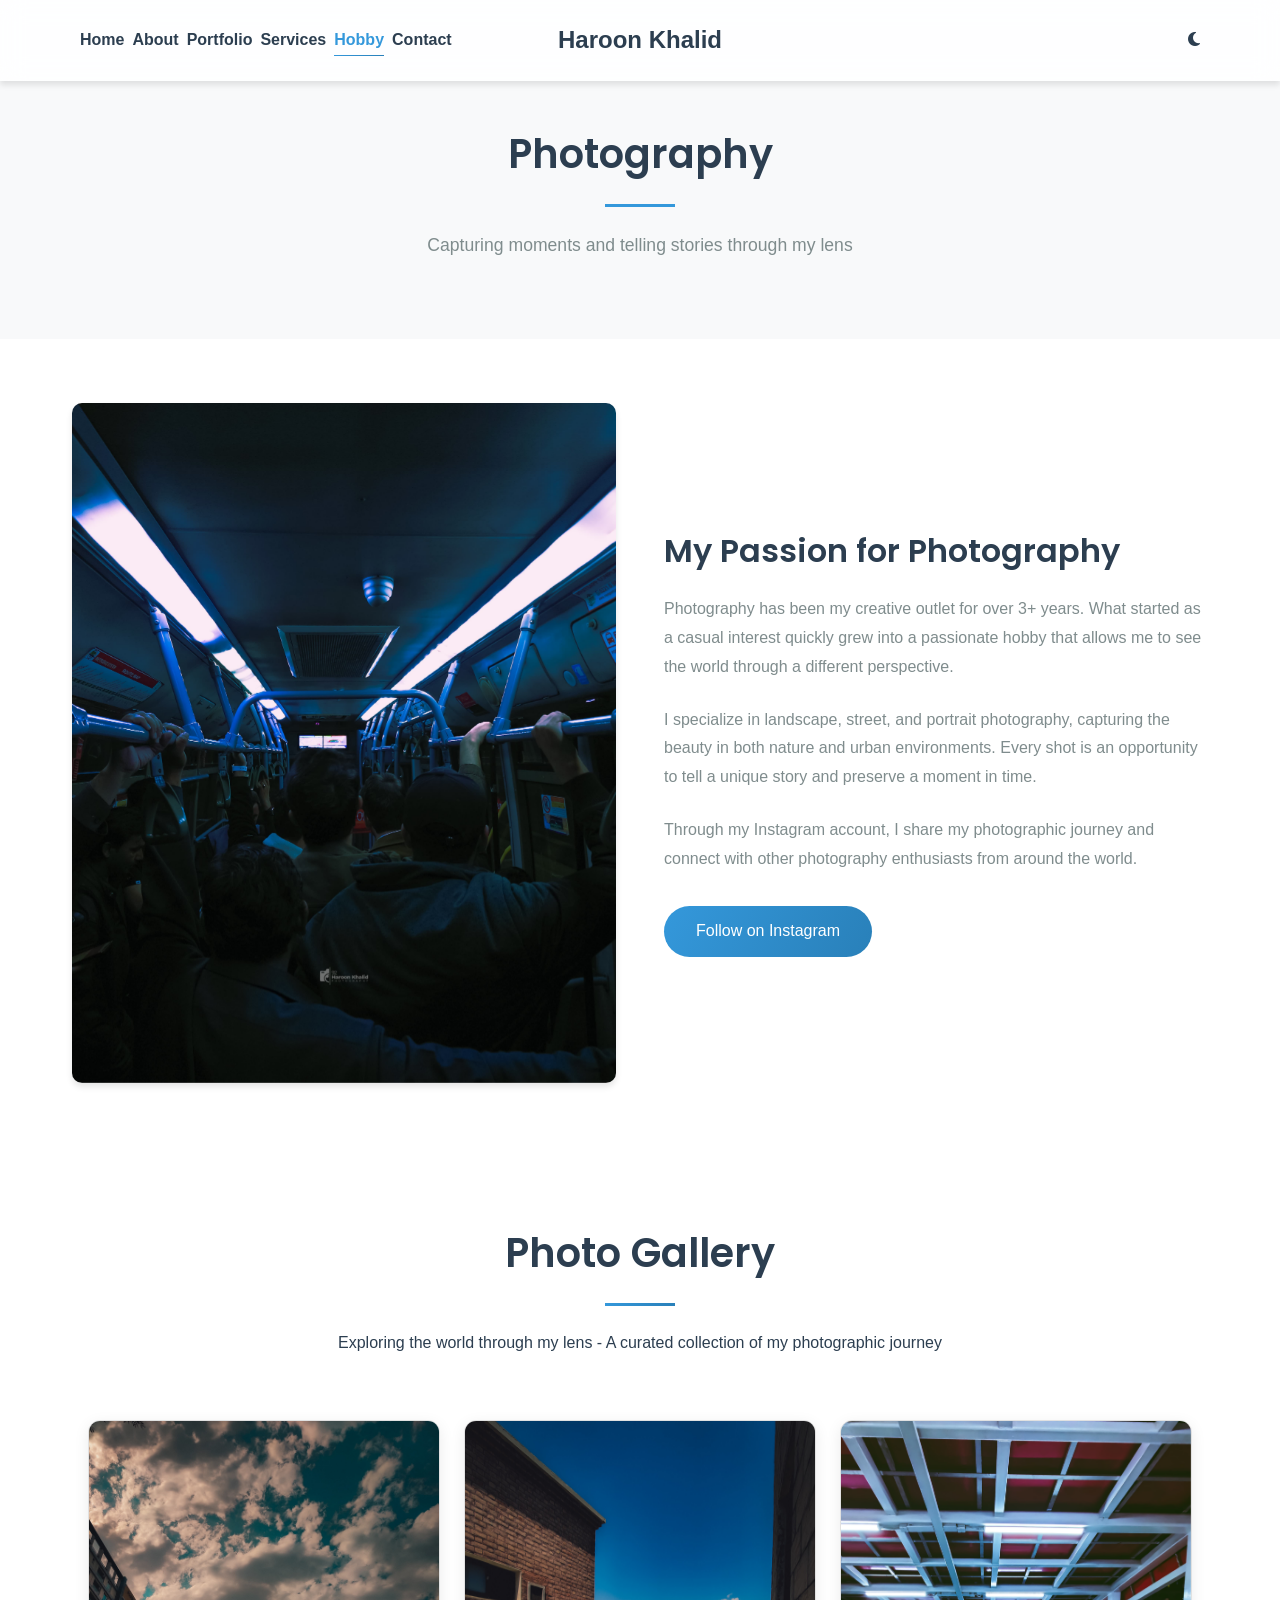
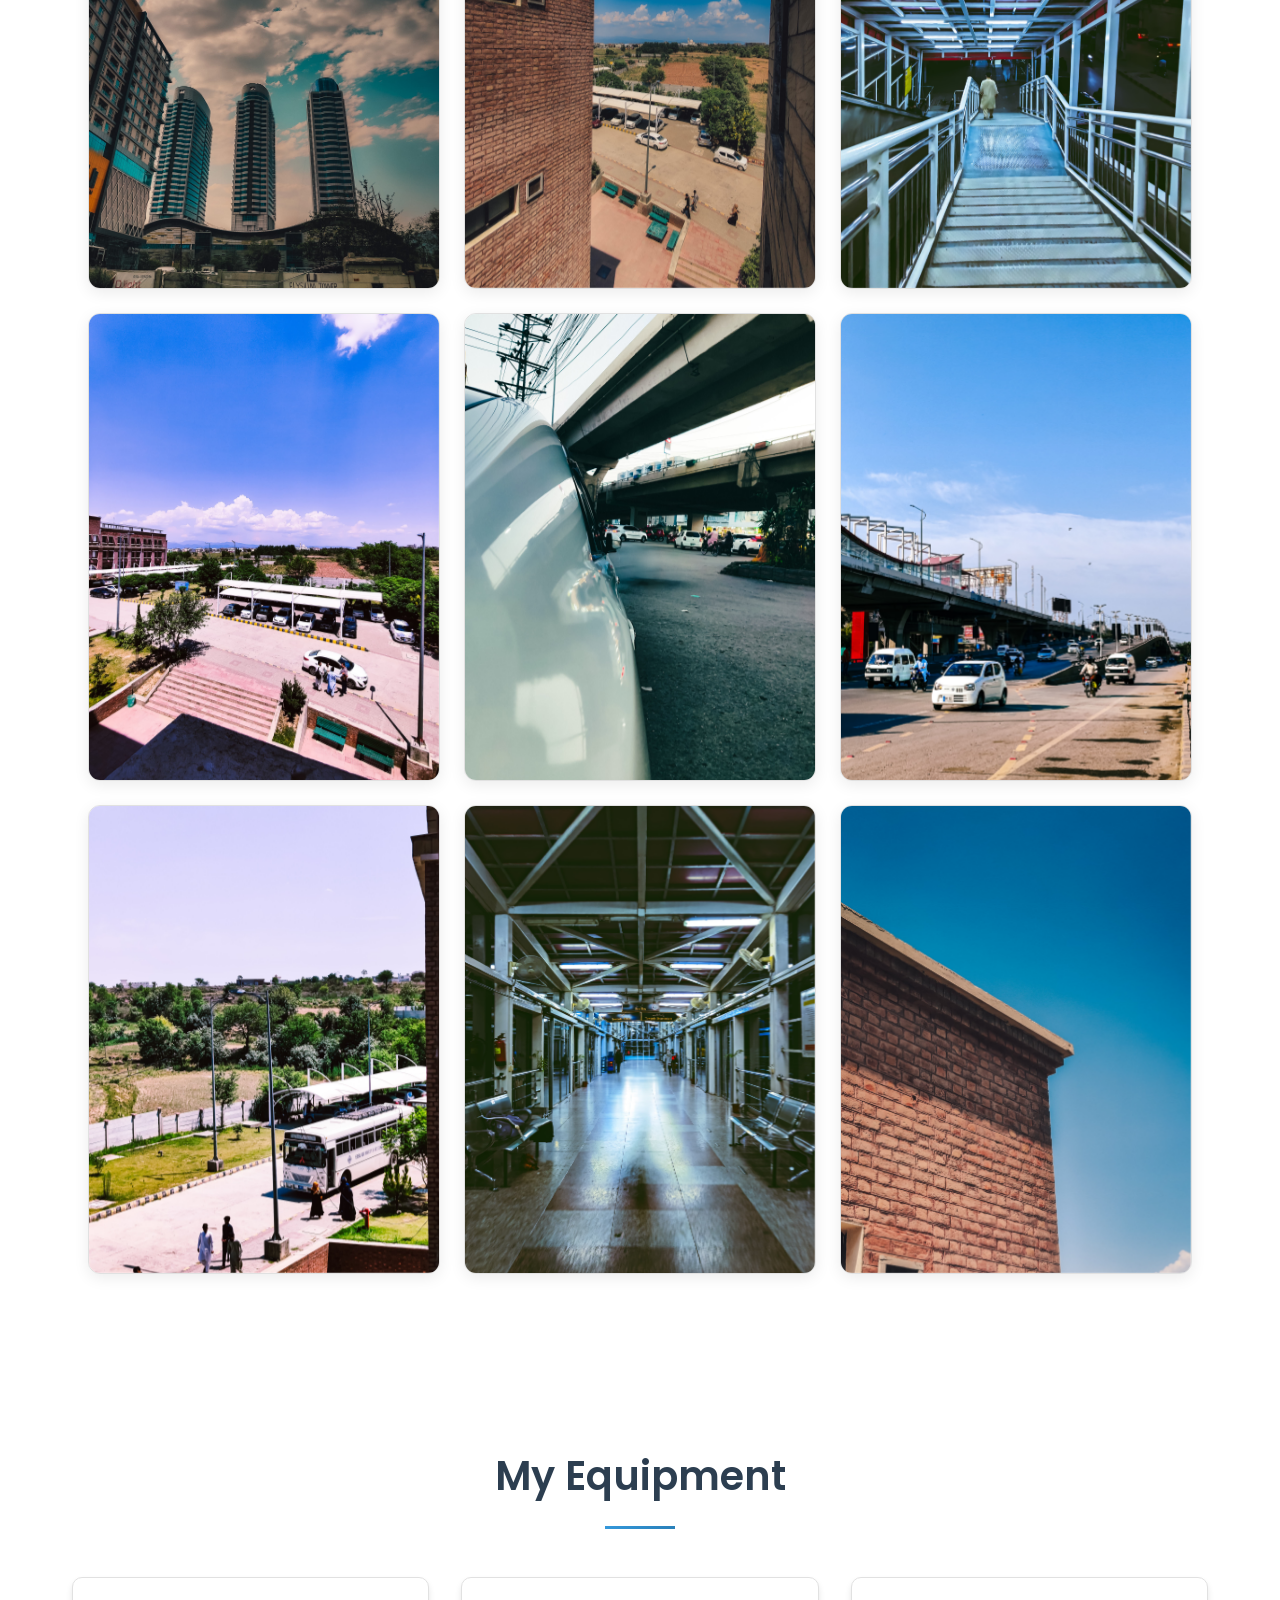
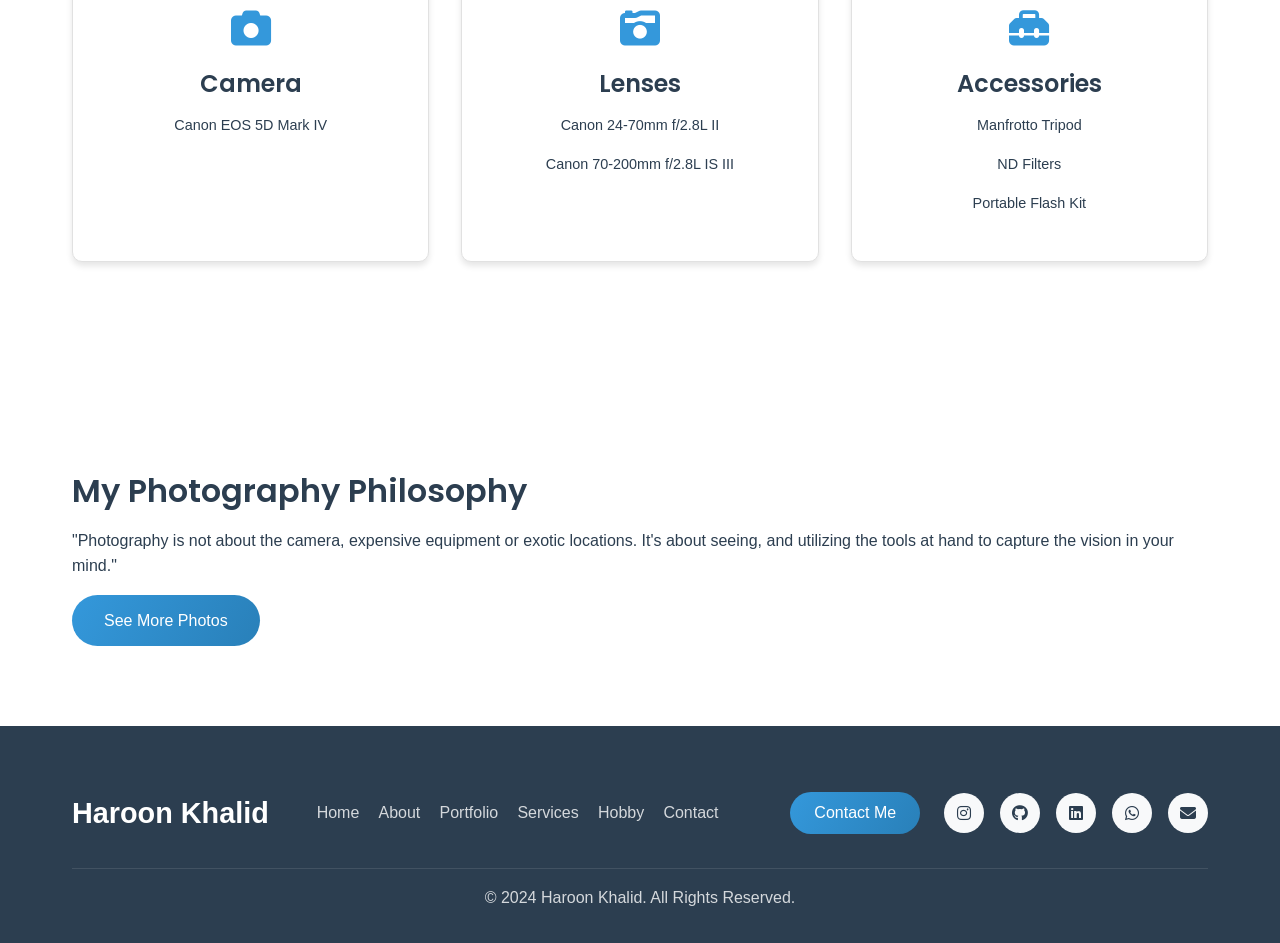
<file: hobby.html>
<!DOCTYPE html>
<html lang="en">
<head>
    <meta charset="UTF-8">
    <meta name="viewport" content="width=device-width, initial-scale=1.0">
    <meta name="description" content="Explore Haroon Khalid's photography hobby and portfolio">
    <link rel="icon" type="image/x-icon" href="img/2.png">
    <title>Haroon Khalid | Photography</title>
    <link rel="stylesheet" href="css/style.css">
    <link rel="stylesheet" href="https://cdnjs.cloudflare.com/ajax/libs/font-awesome/6.4.0/css/all.min.css">
    <link href="https://fonts.googleapis.com/css2?family=Poppins:wght@300;400;500;600;700&display=swap" rel="stylesheet">
</head>
<body>
    <header id="header">
        <div class="container">
            <nav aria-label="Main navigation">
                <label class="hamburger" aria-label="Toggle menu">
                    <input type="checkbox" aria-expanded="false">
                    <svg viewBox="0 0 32 32">
                        <path class="line line-top-bottom" d="M27 10 13 10C10.8 10 9 8.2 9 6 9 3.5 10.8 2 13 2 15.2 2 17 3.8 17 6L17 26C17 28.2 18.8 30 21 30 23.2 30 25 28.2 25 26 25 23.8 23.2 22 21 22L7 22"></path>
                        <path class="line" d="M7 16 27 16"></path>
                    </svg>
                </label>
                <ul class="nav-menu">
                    <li><a href="index.html">Home</a></li>
                    <li><a href="about.html">About</a></li>
                    <li><a href="portfolio.html">Portfolio</a></li>
                    <li><a href="services.html">Services</a></li>
                    <li class="active"><a href="hobby.html">Hobby</a></li>
                    <li><a href="contact.html">Contact</a></li>
                </ul>
            </nav>
            <div class="logo">
                <a href="index.html" aria-label="Home">Haroon Khalid</a>
            </div>
            <div class="theme-toggle">
                <i class="fas fa-moon"></i>
            </div>
        </div>
    </header>

    <section id="hobby-hero">
        <div class="container">
            <div class="section-header">
                <h1>Photography</h1>
                <div class="separator"></div>
                <p>Capturing moments and telling stories through my lens</p>
            </div>
        </div>
    </section>

    <section id="photography-intro">
        <div class="container">
            <div class="about-grid">
                <div class="about-image">
                    <img src="img/Hobby/1.jpg" alt="Haroon Khalid Photography">
                </div>
                <div class="about-text">
                    <h2>My Passion for Photography</h2>
                    <p>Photography has been my creative outlet for over 3+ years. What started as a casual interest quickly grew into a passionate hobby that allows me to see the world through a different perspective.</p>
                    <p>I specialize in landscape, street, and portrait photography, capturing the beauty in both nature and urban environments. Every shot is an opportunity to tell a unique story and preserve a moment in time.</p>
                    <p>Through my Instagram account, I share my photographic journey and connect with other photography enthusiasts from around the world.</p>
                    <div class="about-buttons">
                        <a href="https://www.instagram.com/haroons_graphy" class="btn btn-primary" target="_blank">Follow on Instagram</a>
                    </div>
                </div>
            </div>
        </div>
    </section>

    <section id="photo-gallery">
        <div class="container">
            <div class="section-header">
                <h2>Photo Gallery</h2>
                <div class="separator"></div>
                <p>Exploring the world through my lens - A curated collection of my photographic journey</p>
            </div>
            <div class="gallery-grid">
                <div class="gallery-item">
                    <div class="gallery-img-wrapper">
                        <img src="img/Hobby/10.jpg" alt="Sunset Landscape">
                    </div>
                </div>
                <div class="gallery-item">
                    <div class="gallery-img-wrapper">
                        <img src="img/Hobby/3.jpg" alt="Forest Photography">
                    </div>
                </div>
                <div class="gallery-item">
                    <div class="gallery-img-wrapper">
                        <img src="img/Hobby/8.jpg" alt="Mountain Lake">
                    </div>
                </div>
                <div class="gallery-item">
                    <div class="gallery-img-wrapper">
                        <img src="img/Hobby/5.jpg" alt="Urban Photography">
                    </div>
                </div>
                <div class="gallery-item">
                    <div class="gallery-img-wrapper">
                        <img src="img/Hobby/6.jpg" alt="Mountain Range">
                    </div>
                </div>
                <div class="gallery-item">
                    <div class="gallery-img-wrapper">
                        <img src="img/Hobby/7.jpg" alt="Night Sky">
                    </div>
                </div>
                <div class="gallery-item">
                    <div class="gallery-img-wrapper">
                        <img src="img/Hobby/4.jpg" alt="Mountain Peak">
                    </div>
                </div>
                <div class="gallery-item">
                    <div class="gallery-img-wrapper">
                        <img src="img/Hobby/9.jpg" alt="Sunset Photography">
                    </div>
                </div>
                <div class="gallery-item">
                    <div class="gallery-img-wrapper">
                        <img src="img/Hobby/2.jpg" alt="Mountain Lake">
                    </div>
                </div>
            </div>
        </div>
    </section>

    <section id="photography-equipment">
        <div class="container">
            <div class="section-header">
                <h2>My Equipment</h2>
                <div class="separator"></div>
            </div>
            <div class="services-grid">
                <div class="service-card">
                    <i class="fas fa-camera"></i>
                    <h3>Camera</h3>
                    <p>Canon EOS 5D Mark IV</p>
                </div>
                <div class="service-card">
                    <i class="fas fa-camera-retro"></i>
                    <h3>Lenses</h3>
                    <p>Canon 24-70mm f/2.8L II</p>
                    <p>Canon 70-200mm f/2.8L IS III</p>
                </div>
                <div class="service-card">
                    <i class="fas fa-toolbox"></i>
                    <h3>Accessories</h3>
                    <p>Manfrotto Tripod</p>
                    <p>ND Filters</p>
                    <p>Portable Flash Kit</p>
                </div>
            </div>
        </div>
    </section>

    <section id="photography-philosophy">
        <div class="container">
            <div class="contact-preview-content">
                <h2>My Photography Philosophy</h2>
                <p>"Photography is not about the camera, expensive equipment or exotic locations. It's about seeing, and utilizing the tools at hand to capture the vision in your mind."</p>
                <a href="https://www.instagram.com/haroons_graphy" class="btn btn-primary" target="_blank">See More Photos</a>
            </div>
        </div>
    </section>

    <footer>
        <div class="container">
            <div class="footer-content">
                <div class="footer-logo">
                    <a href="index.html" aria-label="Home">Haroon Khalid</a>
                </div>
                <ul class="footer-menu">
                    <li><a href="index.html">Home</a></li>
                    <li><a href="about.html">About</a></li>
                    <li><a href="portfolio.html">Portfolio</a></li>
                    <li><a href="services.html">Services</a></li>
                    <li><a href="hobby.html">Hobby</a></li>
                    <li><a href="contact.html">Contact</a></li>
                </ul>
                <a href="contact.html" class="btn btn-primary footer-contact-btn">Contact Me</a>
                <div class="social-links">
                    <a href="https://www.instagram.com/haroons_graphy" class="social-link" target="_blank" rel="noopener" aria-label="Instagram"><i class="fab fa-instagram"></i></a>
                    <a href="https://github.com/HaronKhalid" class="social-link" target="_blank" rel="noopener" aria-label="GitHub"><i class="fab fa-github"></i></a>
                    <a href="https://www.linkedin.com/in/92haroonkhalid/" class="social-link" target="_blank" rel="noopener" aria-label="LinkedIn"><i class="fab fa-linkedin"></i></a>
                    <a href="https://api.whatsapp.com/send?phone=923455052261" class="social-link" target="_blank" rel="noopener" aria-label="WhatsApp"><i class="fab fa-whatsapp"></i></a>
                    <a href="mailto:muhammadharoonkhalid786@gmail.com" class="social-link" aria-label="Email"><i class="fas fa-envelope"></i></a>
                </div>
            </div>
            <div class="footer-bottom">
                <p>&copy; 2024 Haroon Khalid. All Rights Reserved.</p>
            </div>
        </div>
    </footer>

    <script src="js/script.js" defer></script>
    <script src="js/mobile-nav.js" defer></script>
    <script src="js/theme.js" defer></script>
</body>
</html>
</file>
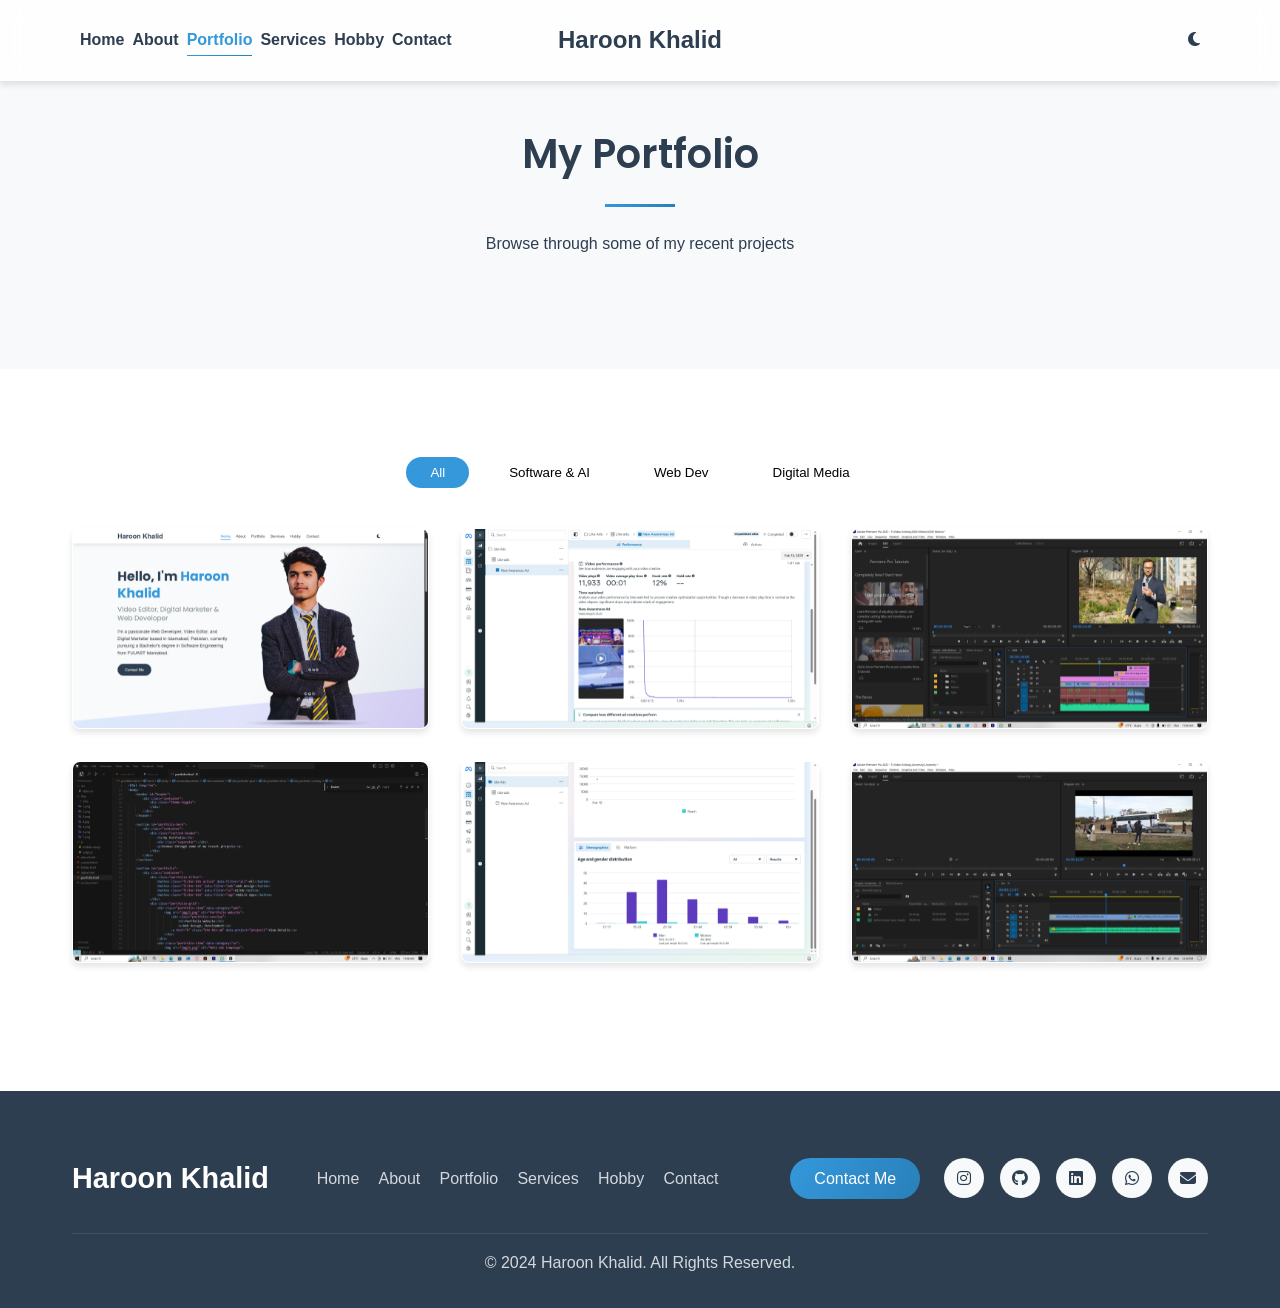
<file: portfolio.html>
<!DOCTYPE html>
<html lang="en">
<head>
    <meta charset="UTF-8">
    <meta name="viewport" content="width=device-width, initial-scale=1.0">
    <meta name="description" content="View my portfolio of web development and design projects">
    <link rel="icon" type="image/x-icon" href="img/2.png">
    <title>Haroon Khalid | My Work</title>
    <link rel="stylesheet" href="css/style.css">
    <link rel="stylesheet" href="https://cdnjs.cloudflare.com/ajax/libs/font-awesome/6.4.0/css/all.min.css">
    <link href="https://fonts.googleapis.com/css2?family=Poppins:wght@300;400;500;600;700&display=swap" rel="stylesheet">
</head>
<body>
    <header id="header">
        <div class="container">
            <nav aria-label="Main navigation">
                <label class="hamburger" aria-label="Toggle menu">
                    <input type="checkbox" aria-expanded="false">
                    <svg viewBox="0 0 32 32">
                        <path class="line line-top-bottom" d="M27 10 13 10C10.8 10 9 8.2 9 6 9 3.5 10.8 2 13 2 15.2 2 17 3.8 17 6L17 26C17 28.2 18.8 30 21 30 23.2 30 25 28.2 25 26 25 23.8 23.2 22 21 22L7 22"></path>
                        <path class="line" d="M7 16 27 16"></path>
                    </svg>
                </label>
                <ul class="nav-menu">
                    <li><a href="index.html">Home</a></li>
                    <li><a href="about.html">About</a></li>
                    <li class="active"><a href="portfolio.html">Portfolio</a></li>
                    <li><a href="services.html">Services</a></li>
                    <li><a href="hobby.html">Hobby</a></li>
                    <li><a href="contact.html">Contact</a></li>
                </ul>
            </nav>
            <div class="logo">
                <a href="index.html" aria-label="Home">Haroon Khalid</a>
            </div>
            <div class="theme-toggle">
                <i class="fas fa-moon"></i>
            </div>
        </div>
    </header>

    <section id="portfolio-hero">
        <div class="container">
            <div class="section-header">
                <h1>My Portfolio</h1>
                <div class="separator"></div>
                <p>Browse through some of my recent projects</p>
            </div>
        </div>
    </section>

    <section id="portfolio">
        <div class="container">
            <div class="portfolio-filter">
                <button class="filter-btn active" data-filter="all">All</button>
                <button class="filter-btn" data-filter="software">Software & AI</button>
                <button class="filter-btn" data-filter="website">Web Dev</button>
                <button class="filter-btn" data-filter="digital">Digital Media</button>
            </div>
            <div class="portfolio-grid">
                <div class="portfolio-item" data-category="website">
                    <img src="img/4.png" alt="Portfolio Website">
                        <div class="portfolio-overlay">
                            <h3>Portfolio Website</h3>
                            <p>Web Design, Development</p>
                        <a href="#" class="btn btn-sm" data-project="project1">View Details</a>
                    </div>
                </div>
                <div class="portfolio-item" data-category="software">
                    <img src="img/5.png" alt="AI Predictive Model">
                        <div class="portfolio-overlay">
                            <h3>AI Predictive Model</h3>
                            <p>Data Science & Machine Learning</p>
                        <a href="#" class="btn btn-sm" data-project="project2">View Details</a>
                    </div>
                </div>
                <div class="portfolio-item" data-category="digital">
                    <img src="img/6.png" alt="Video Editing">
                        <div class="portfolio-overlay">
                            <h3>Video Editing</h3>
                            <p>Editing for a client</p>
                        <a href="#" class="btn btn-sm" data-project="project3">View Details</a>
                    </div>
                </div>
                <div class="portfolio-item" data-category="website">
                    <img src="img/7.png" alt="Working on a project">
                    <div class="portfolio-overlay">
                        <h3>Working on a web project</h3>
                        <p>Behind the scene view</p>
                        <a href="#" class="btn btn-sm" data-project="project4">View Details</a>
                    </div>
                </div>
                <div class="portfolio-item" data-category="software">
                    <img src="img/8.png" alt="Secure Virtualized Lab">
                        <div class="portfolio-overlay">
                            <h3>Cyber Security Lab</h3>
                            <p>Network Security Architecture</p>
                        <a href="#" class="btn btn-sm" data-project="project5">View Details</a>
                    </div>
                </div>
                <div class="portfolio-item" data-category="digital">
                    <img src="img/9.png" alt="Digital Media Campaign">
                        <div class="portfolio-overlay">
                            <h3>Digital Media Campaign</h3>
                            <p>Meta Ads & Video Content</p>
                        <a href="#" class="btn btn-sm" data-project="project6">View Details</a>
                    </div>
                </div>
            </div>
        </div>
    </section>

    <!-- Project Modals -->
    <div class="project-modal" id="project1">
        <div class="modal-content">
            <span class="close-modal">&times;</span>
            <div class="modal-body">
                <h2>Portfolio Website</h2>
                <div class="project-images">
                    <img src="img/4.png" alt="Portfolio Website">
                </div>
                <div class="project-details">
                    <div class="project-info">
                        <h3>Project Information</h3>
                        <ul>
                            <li><strong>Client:</strong> Personal Project</li>
                            <li><strong>Category:</strong> Portfolio Website</li>
                            <li><strong>Role:</strong> Full Stack Developer</li>
                            <li><strong>Tools:</strong> HTML, CSS, JavaScript</li>
                        </ul>
                    </div>
                    <div class="project-description">
                        <h3>Project Overview</h3>
                        <p>A modern and responsive portfolio website showcasing my work and skills. The site features a clean, minimalist design with smooth animations and transitions.</p>
                        <h3>Key Features</h3>
                        <ul>
                            <li>Responsive design for all devices</li>
                            <li>Dark/Light mode toggle</li>
                            <li>Interactive portfolio grid</li>
                            <li>Smooth animations and transitions</li>
                            <li>Contact form with validation</li>
                        </ul>
                        <h3>Technical Details</h3>
                        <p>The project was built using modern web technologies and best practices, including:</p>
                        <ul>
                            <li>HTML</li>
                            <li>CSS</li>
                            <li>JavaScript</li>
                            <li>Font Awesome</li>
                        </ul>
                        <a href="https://92haroonkhalid.site" class="btn btn-primary">Visit Website</a>
                    </div>
                </div>
            </div>
        </div>
    </div>

    <div class="project-modal" id="project2">
        <div class="modal-content">
            <span class="close-modal">&times;</span>
            <div class="modal-body">
                <h2>AI Predictive Model</h2>
                <div class="project-images">
                    <img src="img/5.png" alt="AI Predictive Model">
                </div>
                <div class="project-details">
                    <div class="project-info">
                        <h3>Project Information</h3>
                        <ul>
                            <li><strong>Category:</strong> Artificial Intelligence</li>
                            <li><strong>Role:</strong> Machine Learning Engineer</li>
                            <li><strong>Tech:</strong> Python, TensorFlow, Pandas</li>
                        </ul>
                    </div>
                    <div class="project-description">
                        <h3>Project Overview</h3>
                        <p>Developed an AI-driven predictive model leveraging historical data to forecast trends with high accuracy.</p>
                        <h3>Key Achievements</h3>
                        <ul>
                            <li>Achieved 92% prediction accuracy</li>
                            <li>Optimized data pipeline processing time</li>
                            <li>Implemented automated model retraining</li>
                        </ul>
                        <h3>Strategy & Implementation</h3>
                        <p>The solution utilized advanced machine learning techniques:</p>
                        <ul>
                            <li>Deep Neural Networks</li>
                            <li>Feature Engineering & Selection</li>
                            <li>Cross-validation testing</li>
                        </ul>
                    </div>
                </div>
            </div>
        </div>
    </div>
    
    <div class="project-modal" id="project5">
        <div class="modal-content">
            <span class="close-modal">&times;</span>
            <div class="modal-body">
                <h2>Cyber Security Virtualized Lab</h2>
                <div class="project-images">
                    <img src="img/8.png" alt="Cyber Security Lab">
                </div>
                <div class="project-details">
                    <div class="project-info">
                        <h3>Project Information</h3>
                        <ul>
                            <li><strong>Category:</strong> Cyber Security</li>
                            <li><strong>Role:</strong> Security Engineer</li>
                            <li><strong>Tech:</strong> VMWare, Kali Linux, Wireshark</li>
                        </ul>
                    </div>
                    <div class="project-description">
                        <h3>Project Overview</h3>
                        <p>Architected and deployed a secure virtualized lab environment for safe penetration testing and vulnerability analysis.</p>
                        <h3>Key Features</h3>
                        <ul>
                            <li>Isolated network segments</li>
                            <li>Intrusion Detection System (IDS)</li>
                            <li>Automated vulnerability scanning</li>
                        </ul>
                        <h3>Implementation Details</h3>
                        <p>The lab simulates real-world attack vectors in a controlled environment:</p>
                        <ul>
                            <li>Active Directory Exploitation</li>
                            <li>Network Traffic Analysis</li>
                            <li>Malware containment sandbox</li>
                        </ul>
                    </div>
                </div>
            </div>
        </div>
    </div>

    <div class="project-modal" id="project3">
        <div class="modal-content">
            <span class="close-modal">&times;</span>
            <div class="modal-body">
                <h2>Video Editing Project</h2>
                <div class="project-images">
                    <img src="img/6.png" alt="Video Editing">
                </div>
                <div class="project-details">
                    <div class="project-info">
                        <h3>Project Information</h3>
                        <ul>
                            <li><strong>Client:</strong> Shop Owner</li>
                            <li><strong>Category:</strong> Video Production</li>
                            <li><strong>Tools:</strong> Adobe Premiere Pro</li>
                            <li><strong>Role:</strong> Video Editor</li>
                        </ul>
                    </div>
                    <div class="project-description">
                        <h3>Project Overview</h3>
                        <p>Created engaging video content for a shop owner, focusing on storytelling and visual appeal to engage audience.</p>
                        <h3>Key Features</h3>
                        <ul>
                            <li>Dynamic transitions</li>
                            <li>Motion graphics</li>
                            <li>Audio enhancement</li>
                            <li>Voice Over</li>
                        </ul>
                        <h3>Technical Details</h3>
                        <p>The project involved comprehensive video editing and post-production:</p>
                        <ul>
                            <li>4K video editing</li>
                            <li>Sound design and mixing</li>
                            <li>Color correction and grading</li>
                            <li>Voice Over</li>
                        </ul>
                    </div>
                </div>
            </div>
        </div>
    </div>

    <div class="project-modal" id="project6">
        <div class="modal-content">
            <span class="close-modal">&times;</span>
            <div class="modal-body">
                <h2>Personal Project</h2>
                <div class="project-images">
                    <img src="img/9.png" alt="Video Editing">
                </div>
                <div class="project-details">
                    <div class="project-info">
                        <h3>Project Information</h3>
                        <ul>
                            <li><strong>Client:</strong> Personal Project</li>
                            <li><strong>Category:</strong> Video Production</li>
                            <li><strong>Tools:</strong> Adobe Premiere Pro</li>
                            <li><strong>Role:</strong> Video Editor & Producer</li>
                        </ul>
                    </div>
                    <div class="project-description">
                        <h3>Project Overview</h3>
                        <p>Created engaging video content for my self, focusing on storytelling and visual appeal to engage audience.</p>
                        <h3>Key Features</h3>
                        <ul>
                            <li>Dynamic Transitions</li>
                            <li>Motion Graphics</li>
                            <li>Audio Enhancement</li>
                        </ul>
                        <h3>Technical Details</h3>
                        <p>The project involved comprehensive video editing and post-production:</p>
                        <ul>
                            <li>4K video editing</li>
                            <li>Sound design and mixing</li>
                            <li>Color correction and grading</li>
                            <li>Voice Over</li>
                        </ul>
                    </div>
                </div>
            </div>
        </div>
    </div>

    <div class="project-modal" id="project4">
        <div class="modal-content">
            <span class="close-modal">&times;</span>
            <div class="modal-body">
                <h2>Web Development Project</h2>
                <div class="project-images">
                    <img src="img/7.png" alt="Web Development">
                </div>
                <div class="project-details">
                    <div class="project-info">
                        <h3>Project Information</h3>
                        <ul>
                            <li><strong>Client:</strong> Self Project</li>
                            <li><strong>Category:</strong> Web Development</li>
                            <li><strong>Role:</strong> Full Stack Developer</li>
                            <li><strong>Tech:</strong> HTML, CSS, JavaScript</li>
                        </ul>
                    </div>
                    <div class="project-description">
                        <h3>Project Overview</h3>
                        <p>Developed a full-stack web application for a self project, implementing modern features and best practices.</p>
                        <h3>Key Features</h3>
                        <ul>
                            <li>Responsive Design</li>
                            <li>Smooth Animations</li>
                            <li>Smooth Transitions</li>
                            <li>Contact Form</li>
                        </ul>
                        <h3>Technical Implementation</h3>
                        <p>The project utilized a modern tech stack and development practices:</p>
                        <ul>
                            <li>HTML</li>
                            <li>CSS</li>
                            <li>JavaScript</li>
                        </ul>
                    </div>
                </div>
            </div>
        </div>
    </div>

    <footer>
        <div class="container">
            <div class="footer-content">
                <div class="footer-logo">
                    <a href="index.html" aria-label="Home">Haroon Khalid</a>
                </div>
                <ul class="footer-menu">
                    <li><a href="index.html">Home</a></li>
                    <li><a href="about.html">About</a></li>
                    <li><a href="portfolio.html">Portfolio</a></li>
                    <li><a href="services.html">Services</a></li>
                    <li><a href="hobby.html">Hobby</a></li>
                    <li><a href="contact.html">Contact</a></li>
                </ul>
                <a href="contact.html" class="btn btn-primary footer-contact-btn">Contact Me</a>
                <div class="social-links">
                    <a href="https://www.instagram.com/haroons_graphy" class="social-link" target="_blank" rel="noopener" aria-label="Instagram"><i class="fab fa-instagram"></i></a>
                    <a href="https://github.com/HaronKhalid" class="social-link" target="_blank" rel="noopener" aria-label="GitHub"><i class="fab fa-github"></i></a>
                    <a href="https://www.linkedin.com/in/92haroonkhalid/" class="social-link" target="_blank" rel="noopener" aria-label="LinkedIn"><i class="fab fa-linkedin"></i></a>
                    <a href="https://api.whatsapp.com/send?phone=923455052261" class="social-link" target="_blank" rel="noopener" aria-label="WhatsApp"><i class="fab fa-whatsapp"></i></a>
                    <a href="mailto:muhammadharoonkhalid786@gmail.com" class="social-link" aria-label="Email"><i class="fas fa-envelope"></i></a>
                </div>
            </div>
            <div class="footer-bottom">
                <p>&copy; 2024 Haroon Khalid. All Rights Reserved.</p>
            </div>
        </div>
    </footer>

    <script src="js/script.js" defer></script>
    <script src="js/mobile-nav.js" defer></script>
    <script src="js/theme.js" defer></script>
</body>
</html>
</file>
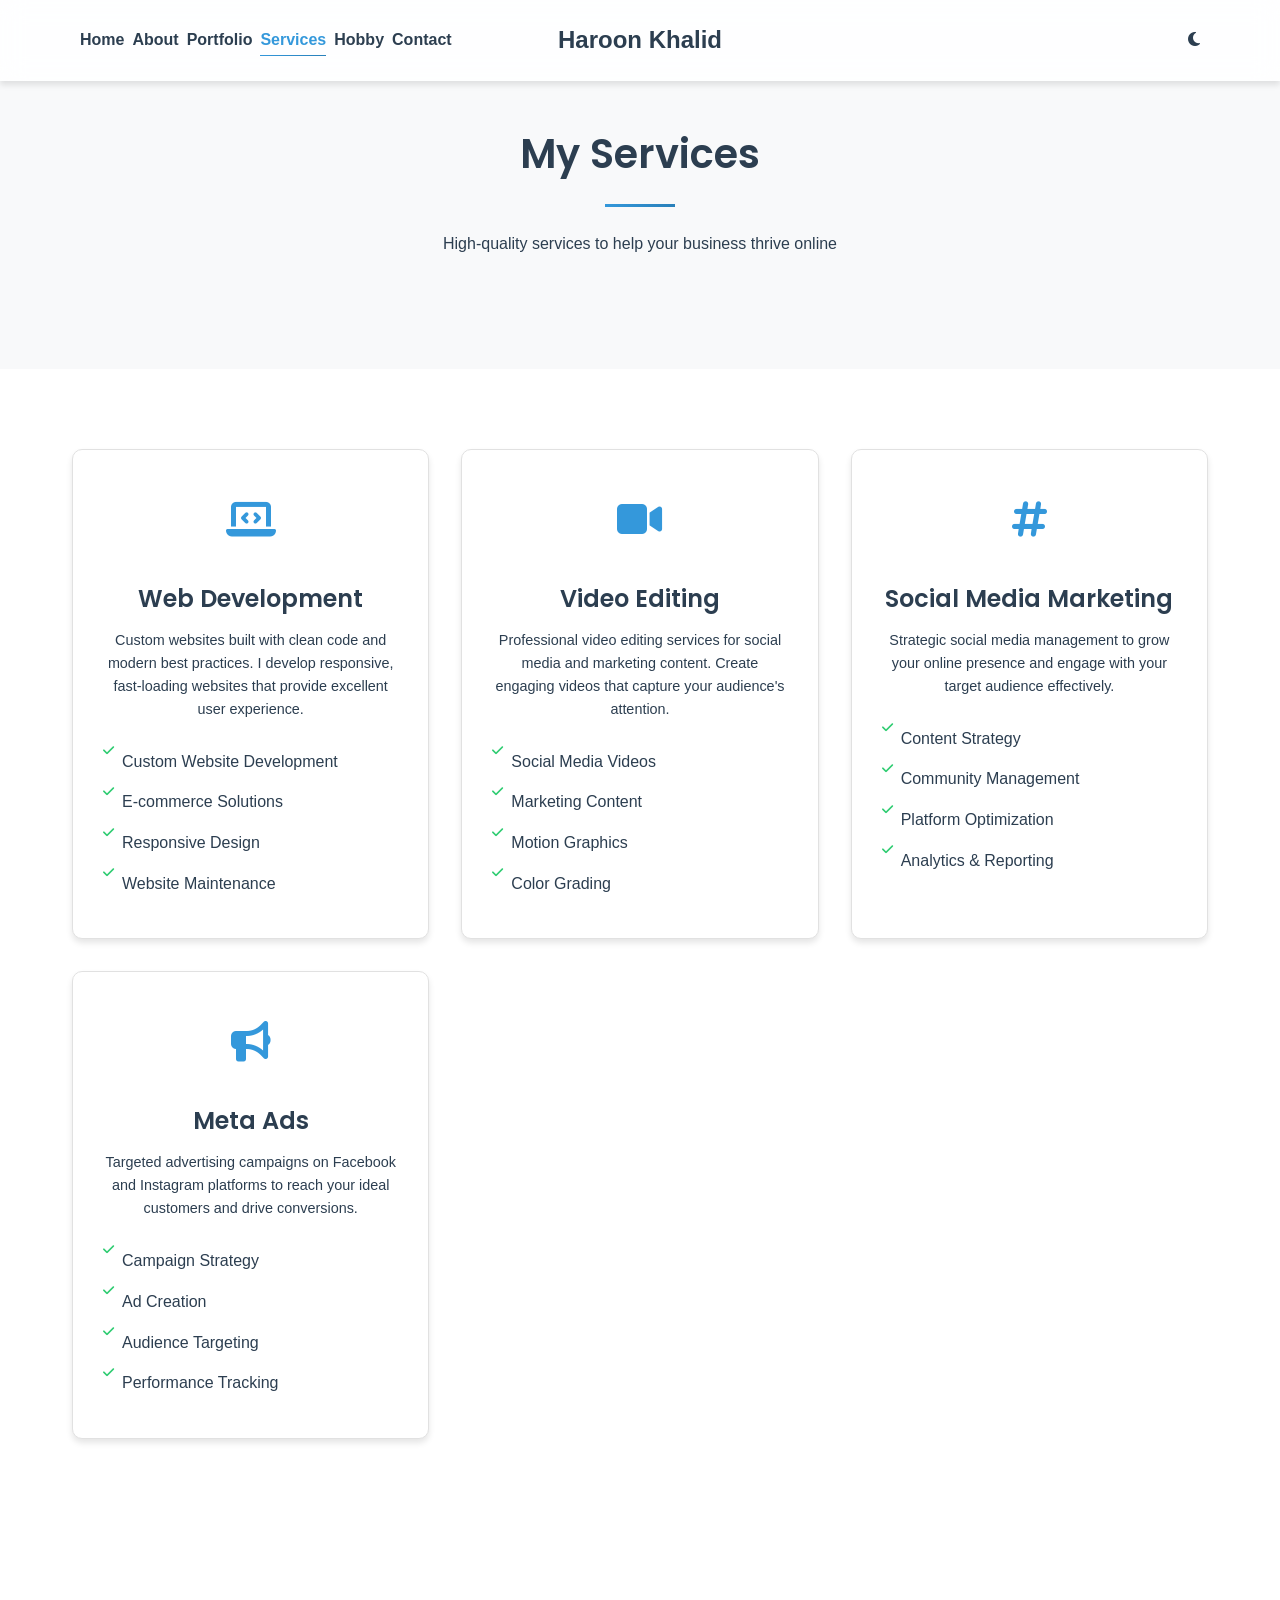
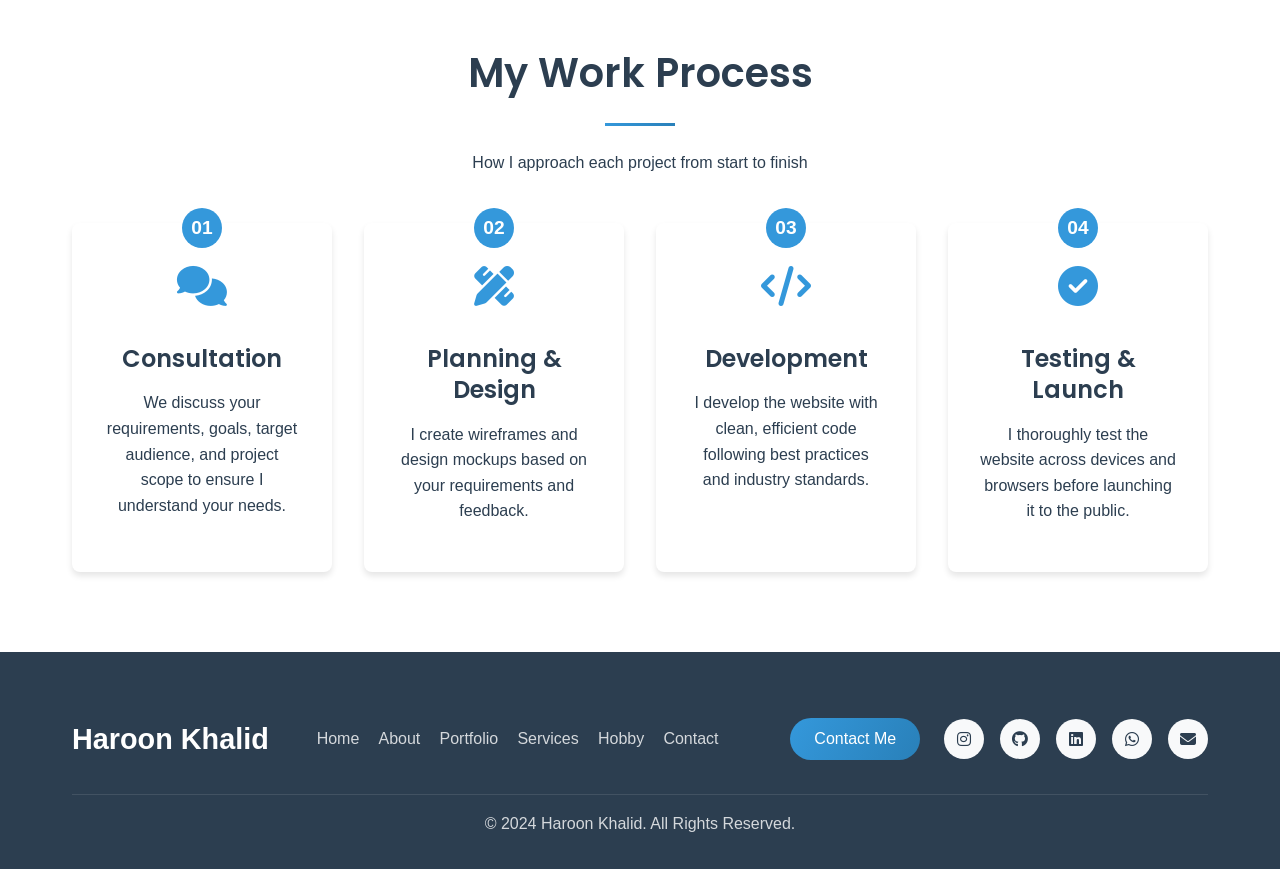
<file: services.html>
<!DOCTYPE html>
<html lang="en">
<head>
    <meta charset="UTF-8">
    <meta name="viewport" content="width=device-width, initial-scale=1.0">
    <meta name="description" content="Professional web development and design services I offer">
    <link rel="icon" type="image/x-icon" href="img/2.png">
    <title>Haroon Khalid | Services</title>
    <link rel="stylesheet" href="css/style.css">
    <link rel="stylesheet" href="https://cdnjs.cloudflare.com/ajax/libs/font-awesome/6.4.0/css/all.min.css">
    <link href="https://fonts.googleapis.com/css2?family=Poppins:wght@300;400;500;600;700&display=swap" rel="stylesheet">
</head>
<body>
    <header id="header">
        <div class="container">
            <nav aria-label="Main navigation">
                <label class="hamburger" aria-label="Toggle menu">
                    <input type="checkbox" aria-expanded="false">
                    <svg viewBox="0 0 32 32">
                        <path class="line line-top-bottom" d="M27 10 13 10C10.8 10 9 8.2 9 6 9 3.5 10.8 2 13 2 15.2 2 17 3.8 17 6L17 26C17 28.2 18.8 30 21 30 23.2 30 25 28.2 25 26 25 23.8 23.2 22 21 22L7 22"></path>
                        <path class="line" d="M7 16 27 16"></path>
                    </svg>
                </label>
                <ul class="nav-menu">
                    <li><a href="index.html">Home</a></li>
                    <li><a href="about.html">About</a></li>
                    <li><a href="portfolio.html">Portfolio</a></li>
                    <li class="active"><a href="services.html">Services</a></li>
                    <li><a href="hobby.html">Hobby</a></li>
                    <li><a href="contact.html">Contact</a></li>
                </ul>
            </nav>
            <div class="logo">
                <a href="index.html" aria-label="Home">Haroon Khalid</a>
            </div>
            <div class="theme-toggle">
                <i class="fas fa-moon"></i>
            </div>
        </div>
    </header>

    <section id="services-hero">
        <div class="container">
            <div class="section-header">
                <h1>My Services</h1>
                <div class="separator"></div>
                <p>High-quality services to help your business thrive online</p>
            </div>
        </div>
    </section>

    <section id="services">
        <div class="container">
            <div class="services-grid">
                <div class="service-card">
                    <div class="service-icon">
                        <i class="fas fa-laptop-code"></i>
                    </div>
                    <h3>Web Development</h3>
                    <p>Custom websites built with clean code and modern best practices. I develop responsive, fast-loading websites that provide excellent user experience.</p>
                    <ul class="service-features">
                        <li><i class="fas fa-check"></i> Custom Website Development</li>
                        <li><i class="fas fa-check"></i> E-commerce Solutions</li>
                        <li><i class="fas fa-check"></i> Responsive Design</li>
                        <li><i class="fas fa-check"></i> Website Maintenance</li>
                    </ul>
                </div>
                <div class="service-card">
                    <div class="service-icon">
                        <i class="fas fa-video"></i>
                    </div>
                    <h3>Video Editing</h3>
                    <p>Professional video editing services for social media and marketing content. Create engaging videos that capture your audience's attention.</p>
                    <ul class="service-features">
                        <li><i class="fas fa-check"></i> Social Media Videos</li>
                        <li><i class="fas fa-check"></i> Marketing Content</li>
                        <li><i class="fas fa-check"></i> Motion Graphics</li>
                        <li><i class="fas fa-check"></i> Color Grading</li>
                    </ul>
                </div>
                <div class="service-card">
                    <div class="service-icon">
                        <i class="fas fa-hashtag"></i>
                    </div>
                    <h3>Social Media Marketing</h3>
                    <p>Strategic social media management to grow your online presence and engage with your target audience effectively.</p>
                    <ul class="service-features">
                        <li><i class="fas fa-check"></i> Content Strategy</li>
                        <li><i class="fas fa-check"></i> Community Management</li>
                        <li><i class="fas fa-check"></i> Platform Optimization</li>
                        <li><i class="fas fa-check"></i> Analytics & Reporting</li>
                    </ul>
                </div>
                <div class="service-card">
                    <div class="service-icon">
                        <i class="fas fa-bullhorn"></i>
                    </div>
                    <h3>Meta Ads</h3>
                    <p>Targeted advertising campaigns on Facebook and Instagram platforms to reach your ideal customers and drive conversions.</p>
                    <ul class="service-features">
                        <li><i class="fas fa-check"></i> Campaign Strategy</li>
                        <li><i class="fas fa-check"></i> Ad Creation</li>
                        <li><i class="fas fa-check"></i> Audience Targeting</li>
                        <li><i class="fas fa-check"></i> Performance Tracking</li>
                    </ul>
                </div>
            </div>
        </div>
    </section>

    <section id="process">
        <div class="container">
            <div class="section-header">
                <h2>My Work Process</h2>
                <div class="separator"></div>
                <p>How I approach each project from start to finish</p>
            </div>
            <div class="process-steps">
                <div class="process-step">
                    <div class="step-number">01</div>
                    <div class="step-icon">
                        <i class="fas fa-comments"></i>
                    </div>
                    <h3>Consultation</h3>
                    <p>We discuss your requirements, goals, target audience, and project scope to ensure I understand your needs.</p>
                </div>
                <div class="process-step">
                    <div class="step-number">02</div>
                    <div class="step-icon">
                        <i class="fas fa-pencil-ruler"></i>
                    </div>
                    <h3>Planning & Design</h3>
                    <p>I create wireframes and design mockups based on your requirements and feedback.</p>
                </div>
                <div class="process-step">
                    <div class="step-number">03</div>
                    <div class="step-icon">
                        <i class="fas fa-code"></i>
                    </div>
                    <h3>Development</h3>
                    <p>I develop the website with clean, efficient code following best practices and industry standards.</p>
                </div>
                <div class="process-step">
                    <div class="step-number">04</div>
                    <div class="step-icon">
                        <i class="fas fa-check-circle"></i>
                    </div>
                    <h3>Testing & Launch</h3>
                    <p>I thoroughly test the website across devices and browsers before launching it to the public.</p>
                </div>
            </div>
        </div>
    </section>

    <footer>
        <div class="container">
            <div class="footer-content">
                <div class="footer-logo">
                    <a href="index.html" aria-label="Home">Haroon Khalid</a>
                </div>
                <ul class="footer-menu">
                    <li><a href="index.html">Home</a></li>
                    <li><a href="about.html">About</a></li>
                    <li><a href="portfolio.html">Portfolio</a></li>
                    <li><a href="services.html">Services</a></li>
                    <li><a href="hobby.html">Hobby</a></li>
                    <li><a href="contact.html">Contact</a></li>
                </ul>
                <a href="contact.html" class="btn btn-primary footer-contact-btn">Contact Me</a>
                <div class="social-links">
                    <a href="https://www.instagram.com/haroons_graphy" class="social-link" target="_blank" rel="noopener" aria-label="Instagram"><i class="fab fa-instagram"></i></a>
                    <a href="https://github.com/HaronKhalid" class="social-link" target="_blank" rel="noopener" aria-label="GitHub"><i class="fab fa-github"></i></a>
                    <a href="https://www.linkedin.com/in/92haroonkhalid/" class="social-link" target="_blank" rel="noopener" aria-label="LinkedIn"><i class="fab fa-linkedin"></i></a>
                    <a href="https://api.whatsapp.com/send?phone=923455052261" class="social-link" target="_blank" rel="noopener" aria-label="WhatsApp"><i class="fab fa-whatsapp"></i></a>
                    <a href="mailto:muhammadharoonkhalid786@gmail.com" class="social-link" aria-label="Email"><i class="fas fa-envelope"></i></a>
                </div>
            </div>
            <div class="footer-bottom">
                <p>&copy; 2024 Haroon Khalid. All Rights Reserved.</p>
            </div>
        </div>
    </footer>

    <script src="js/script.js" defer></script>
    <script src="js/mobile-nav.js" defer></script>
    <script src="js/theme.js" defer></script>
</body>
</html>
</file>
<file: css/style.css>
/* 
  Main Stylesheet
  Author: John Doe
  Version: 1.0.0
*/

/* ------------ Table of Contents ------------
1. Base Styles
2. Typography
3. Layout & Containers
4. Header & Navigation
5. Hero Sections
6. Sections Styling
7. Components
8. Forms
9. Footer
10. Utilities
11. Animations
12. Media Queries
13. Dark Mode
-------------------------------------------- */

/* ------------ CSS Optimizations ------------ */
:root {
  /* Primary Colors */
  --primary-color: #3498db;
  --primary-dark: #2980b9;
  --primary-light: #5dade2;
  --secondary-color: #2c3e50;
  
  /* Text Colors */
  --text-color: #2c3e50;
  --text-light: #7f8c8d;
  --text-lighter: #95a5a6;
  
  /* Background Colors */
  --background: #ffffff;
  --background-alt: #f8f9fa;
  --background-gradient: linear-gradient(135deg, var(--background-alt) 0%, var(--background) 100%);
  
  /* UI Colors */
  --border-color: #e1e1e1;
  --success-color: #2ecc71;
  --warning-color: #f39c12;
  --danger-color: #e74c3c;
  
  /* Effects */
  --box-shadow: 0 4px 6px rgba(0, 0, 0, 0.1);
  --box-shadow-hover: 0 8px 15px rgba(0, 0, 0, 0.15);
  --transition: all 0.3s cubic-bezier(0.4, 0, 0.2, 1);
  --border-radius: 8px;
  
  /* Layout */
  --container-width: 1200px;
  --section-spacing: 5rem;
  --grid-gap: 2rem;
  
  /* Typography */
  --font-primary: 'Poppins', sans-serif;
  --font-size-base: 16px;
  --line-height-base: 1.6;
}

/* Base Reset */
*, *::before, *::after {
  margin: 0;
  padding: 0;
  box-sizing: border-box;
}

/* Performance Optimizations */
html {
  scroll-behavior: smooth;
  text-size-adjust: 100%;
  -webkit-font-smoothing: antialiased;
  -moz-osx-font-smoothing: grayscale;
}

body {
  font-family: 'Inter', 'Work Sans', Arial, sans-serif;
  font-size: var(--font-size-base);
  line-height: var(--line-height-base);
  color: var(--text-color);
  background-color: var(--background);
  overflow-x: hidden;
  min-height: 100vh;
  display: flex;
  flex-direction: column;
}

/* Image Optimizations */
img {
  max-width: 100%;
  height: auto;
  display: block;
  object-fit: cover;
  will-change: transform;
  backface-visibility: hidden;
  transform: translateZ(0);
  -webkit-font-smoothing: antialiased;
}

/* Container Optimization */
.container {
  width: 100%;
  max-width: var(--container-width);
  margin: 0 auto;
  padding: 0 1.5rem;
}

/* Section Optimizations */
section {
  padding: var(--section-spacing) 0;
  position: relative;
  overflow: hidden;
}

/* Animation Performance */
.fade-in {
  animation: fadeIn 0.5s ease-out forwards;
  will-change: opacity, transform;
}

@keyframes fadeIn {
  from {
    opacity: 0;
    transform: translateY(20px);
  }
  to {
    opacity: 1;
    transform: translateY(0);
  }
}

/* Grid System Optimization */
.grid {
  display: grid;
  gap: var(--grid-gap);
}

.grid-2 {
  grid-template-columns: repeat(2, 1fr);
}

.grid-3 {
  grid-template-columns: repeat(3, 1fr);
}

.grid-4 {
  grid-template-columns: repeat(4, 1fr);
}

/* Button Optimizations */
.btn {
  display: inline-flex;
  align-items: center;
  justify-content: center;
  padding: 0.8rem 2rem;
  border-radius: 50px;
  font-weight: 500;
  text-align: center;
  cursor: pointer;
  transition: var(--transition);
  border: none;
  font-family: inherit;
  user-select: none;
  white-space: nowrap;
  text-decoration: none;
  position: relative;
  overflow: hidden;
  z-index: 1;
}

.btn::before {
  content: '';
  position: absolute;
  top: 0;
  left: 0;
  width: 100%;
  height: 100%;
  background: linear-gradient(120deg, var(--primary-color) 0%, var(--primary-dark) 100%);
  opacity: 0;
  transition: var(--transition);
  z-index: -1;
}

.btn:hover::before {
  opacity: 1;
}

.btn:active {
  transform: translateY(0);
}

/* Hero Section Optimization */
#hero {
  background: var(--background-gradient);
  position: relative;
  overflow: hidden;
}

#hero::after {
  content: '';
  position: absolute;
  bottom: 0;
  left: 0;
  width: 100%;
  height: 180px;
  background: linear-gradient(120deg, var(--primary-color) 0%, var(--primary-dark) 100%);
  clip-path: polygon(0 80%, 100% 0, 100% 100%, 0% 100%);
  opacity: 0.12;
  z-index: 0;
}

.hero-grid {
  position: relative;
  z-index: 1;
}

.hero-text h1 {
  font-size: 3.2rem;
  font-weight: 700;
  margin-bottom: 1.2rem;
  animation: fadeInLeft 1s cubic-bezier(0.4,0,0.2,1) both;
}

.hero-text h2 {
  font-size: 2rem;
  font-weight: 400;
  color: var(--text-light);
  margin-bottom: 1.5rem;
  animation: fadeInLeft 1.2s cubic-bezier(0.4,0,0.2,1) both;
  animation-delay: 0.2s;
}

@keyframes fadeInLeft {
  from {
    opacity: 0;
    transform: translateX(-60px);
  }
  to {
    opacity: 1;
    transform: translateX(0);
  }
}

.hero-image {
  display: flex;
  justify-content: center;
  align-items: center;
  position: relative;
  width: 100%;
  max-width: 600px;
  margin: 0 auto;
}

.hero-image .popup-image {
  width: 100%;
  max-width: 600px;
  position: relative;
  transform: translateZ(0);
  backface-visibility: hidden;
  will-change: transform;
  display: flex;
  justify-content: center;
  align-items: center;
}

.hero-image .popup-image img {
  width: 100%;
  height: auto;
  display: block;
  max-width: 600px;
  object-fit: contain;
}

.hero-image .popup-image::after {
  content: '';
  position: absolute;
  bottom: -15px;
  left: 50%;
  transform: translateX(-50%);
  width: 90%;
  height: 20px;
  background: radial-gradient(ellipse at center, 
    rgba(0,0,0,0.4) 0%, 
    rgba(0,0,0,0.25) 25%, 
    rgba(0,0,0,0.15) 40%, 
    rgba(0,0,0,0.05) 60%, 
    rgba(0,0,0,0) 80%);
  border-radius: 50%;
  filter: blur(2px);
  z-index: -1;
}

/* Loading Optimization */
.lazy-load {
  opacity: 0;
  transition: opacity 0.3s ease-in;
  will-change: opacity;
}

.lazy-load.loaded {
  opacity: 1;
}

/* Dark Mode Optimization */
body.dark-mode {
  --primary-color: #3b82f6;
  --primary-dark: #2563eb;
  --primary-light: #60a5fa;
  --secondary-color: #0f172a;
  --text-color: #f8fafc;
  --text-light: #94a3b8;
  --text-lighter: #64748b;
  --background: #020617;
  --background-alt: #0f172a;
  --background-gradient: linear-gradient(135deg, #0f172a 0%, #020617 100%);
  --border-color: rgba(255, 255, 255, 0.05);
  --box-shadow: 0 4px 6px rgba(0, 0, 0, 0.3);
  --box-shadow-hover: 0 8px 30px rgba(0, 0, 0, 0.5);
}

/* Responsive Optimizations */
@media (max-width: 1200px) {
  :root {
    --container-width: 100%;
    --section-spacing: 4rem;
  }
}

@media (max-width: 992px) {
  :root {
    --font-size-base: 15px;
    --section-spacing: 3rem;
  }

  .grid-4 {
    grid-template-columns: repeat(2, 1fr);
  }

  .hero-grid {
    grid-template-columns: 1fr;
    text-align: center;
    gap: 2rem;
  }

  .hero-text {
    padding-right: 0;
    max-width: 100%;
  }

  .hero-image {
    order: -1;
    margin: 0 auto;
  }

  .about-grid {
    grid-template-columns: 1fr;
    gap: 2rem;
  }

  .hero-image .popup-image {
    max-width: 450px;
  }
}

@media (max-width: 768px) {
  .grid-3,
  .grid-2 {
    grid-template-columns: 1fr;
  }

  .container {
    padding: 0 1rem;
  }

  section {
    padding: 3rem 0;
  }

  .nav-menu {
    position: fixed;
    top: 0;
    right: -100%;
    width: 80%;
    max-width: 300px;
    height: 100vh;
    background: var(--background);
    padding: 2rem;
    transition: var(--transition);
    z-index: 1000;
    box-shadow: -5px 0 15px rgba(0, 0, 0, 0.1);
  }

  .nav-menu.active {
    right: 0;
  }

  .nav-menu li {
    margin: 1.5rem 0;
    opacity: 0;
    transform: translateX(20px);
    transition: all 0.3s ease;
  }

  .nav-menu.active li {
    opacity: 1;
    transform: translateX(0);
  }

  .nav-menu li:nth-child(1) { transition-delay: 0.1s; }
  .nav-menu li:nth-child(2) { transition-delay: 0.2s; }
  .nav-menu li:nth-child(3) { transition-delay: 0.3s; }
  .nav-menu li:nth-child(4) { transition-delay: 0.4s; }
  .nav-menu li:nth-child(5) { transition-delay: 0.5s; }

  .menu-toggle {
    display: block;
    z-index: 1001;
  }
}

@media (max-width: 576px) {
  :root {
    --font-size-base: 15px;
    --section-spacing: 3rem;
  }

  h1 {
    font-size: 2.5rem;
  }

  h2 {
    font-size: 2rem;
  }

  h3 {
    font-size: 1.5rem;
  }

  .hero-text h1 {
    font-size: 2.2rem;
    line-height: 1.3;
  }

  .hero-text h2 {
    font-size: 1.5rem;
  }

  .btn {
    padding: 0.7rem 1.5rem;
  }

  .hero-image .popup-image {
    max-width: 350px;
  }
}

/* Print Optimization */
@media print {
  .no-print {
    display: none !important;
  }
}

/* Accessibility Optimizations */
@media (prefers-reduced-motion: reduce) {
  * {
    animation-duration: 0.01ms !important;
    animation-iteration-count: 1 !important;
    transition-duration: 0.01ms !important;
    scroll-behavior: auto !important;
  }
}

.visually-hidden {
  position: absolute;
  width: 1px;
  height: 1px;
  padding: 0;
  margin: -1px;
  overflow: hidden;
  clip: rect(0, 0, 0, 0);
  white-space: nowrap;
  border: 0;
}

/* Focus States */
:focus-visible {
  outline: 2px solid var(--primary-color);
  outline-offset: 2px;
}

/* ------------ 1. Base Styles ------------ */
* {
  margin: 0;
  padding: 0;
  box-sizing: border-box;
}

html {
  scroll-behavior: smooth;
}

body {
  font-family: 'Inter', 'Work Sans', Arial, sans-serif;
  font-size: var(--font-size-base);
  line-height: var(--line-height-base);
  color: var(--text-color);
  background-color: var(--background);
  overflow-x: hidden;
}

img {
  max-width: 100%;
  height: auto;
}

a {
  text-decoration: none;
  color: var(--primary-color);
  transition: var(--transition);
}

a:hover {
  color: var(--primary-dark);
}

ul {
  list-style: none;
}

/* ------------ 2. Typography ------------ */
h1, h2, h3, h4, h5, h6 {
  font-family: 'Poppins', 'Satoshi', Arial, sans-serif;
  font-weight: 600;
  line-height: 1.3;
  margin-bottom: 1rem;
  color: var(--secondary-color);
}

h1 {
  font-size: 2.5rem;
}

h2 {
  font-size: 2rem;
}

h3 {
  font-size: 1.5rem;
}

p {
  margin-bottom: 1rem;
}

.highlight {
  color: var(--primary-color);
}

.text-center {
  text-align: center;
}

/* ------------ 3. Layout & Containers ------------ */
.container {
  width: 100%;
  max-width: var(--container-width);
  margin: 0 auto;
  padding: 0 2rem;
}

section {
  padding: 5rem 0;
}

.section-header {
  text-align: center;
  margin-bottom: 3rem;
}

.section-header h2 {
  font-size: 2.5rem;
  color: var(--text-color);
  margin-bottom: 1rem;
}

.section-header .separator {
  width: 70px;
  height: 3px;
  background: linear-gradient(120deg, var(--primary-color) 0%, var(--primary-dark) 100%);
  margin: 1.5rem auto;
}

/* ------------ 4. Header & Navigation ------------ */
#header {
  position: fixed;
  top: 0;
  left: 0;
  width: 100%;
  z-index: 1000;
  background: rgba(255, 255, 255, 0.85);
  backdrop-filter: blur(12px);
  -webkit-backdrop-filter: blur(12px);
  border-bottom: 1px solid rgba(255, 255, 255, 0.1);
  box-shadow: var(--box-shadow);
  transition: var(--transition);
}

body.dark-mode #header {
  background: rgba(2, 6, 23, 0.85);
  border-bottom: 1px solid rgba(255, 255, 255, 0.05);
}

#header .container {
  display: flex;
  align-items: center;
  justify-content: space-between;
  height: 80px;
  position: relative;
}

/* Logo positioning */
.logo {
  position: absolute;
  left: 50%;
  transform: translateX(-50%);
  z-index: 2;
}

.logo a {
  font-size: 1.5rem;
  font-weight: 600;
  color: var(--text-color);
  text-decoration: none;
  transition: var(--transition);
}

/* Navigation positioning */
nav {
  display: flex;
  align-items: center;
  margin-right: auto; /* Push nav to the left */
}

/* Theme toggle positioning */
.theme-toggle {
  margin-left: auto; /* Push theme toggle to the right */
  cursor: pointer;
  padding: 0.5rem;
  z-index: 2;
}

/* Hamburger menu positioning */
.hamburger {
  cursor: pointer;
  display: none;
  z-index: 2;
  margin-right: 1rem;
}

.nav-menu {
  display: flex;
}

.nav-menu li {
  margin-left: 0.5rem;
}

.nav-menu li a {
  color: var(--text-color);
  font-weight: 600;
  padding: 0.5rem 0;
  position: relative;
}

.nav-menu li a::after {
  content: '';
  position: absolute;
  width: 0;
  height: 1px;
  background: linear-gradient(120deg, var(--primary-color) 0%, var(--primary-dark) 100%);
  left: 0;
  bottom: 0;
  transition: var(--transition);
}

.nav-menu li a:hover::after,
.nav-menu li.active a::after {
  width: 100%;
}

.nav-menu li.active a {
  color: var(--primary-color);
}

.menu-toggle {
  display: none;
  cursor: pointer;
  font-size: 1rem;
  color: var(--secondary-color);
}

@media (max-width: 768px) {
  .hamburger {
    display: block;
  }
  
  .logo {
    position: absolute;
    left: 50%;
    transform: translateX(-50%);
  }
  
  .theme-toggle {
    position: absolute;
    right: 1rem;
  }
  
  .nav-menu {
    position: fixed;
    top: 0;
    right: -100%;
    width: 100%;
    height: 100vh;
    background: var(--background);
    display: flex;
    flex-direction: column;
    align-items: center;
    justify-content: center;
    transition: 0.5s;
    z-index: 999;
  }
  
  .nav-menu.active {
    right: 0;
  }
}

/* ------------ 5. Hero Sections ------------ */
#hero {
  min-height: 100vh;
  display: flex;
  align-items: center;
  background-color: var(--background-alt);
  padding: 2rem 0;
}

.hero-grid {
  display: grid;
  grid-template-columns: 1fr 1.2fr;
  gap: 0;
  align-items: center;
}

.hero-text {
  max-width: 600px;
  padding-right: 2rem;
}

.hero-text h1 {
  font-size: 3.5rem;
  margin-bottom: 1rem;
}

.hero-text h2 {
  font-size: 1.8rem;
  font-weight: 400;
  color: var(--text-light);
  margin-bottom: 1.5rem;
}

.hero-text p {
  font-size: 1.2rem;
  margin-bottom: 2rem;
}

.hero-image {
  display: flex;
  justify-content: flex-start;
  align-items: center;
  position: relative;
}

.hero-image .popup-image {
  max-width: 600px;
  width: 100%;
  position: relative;
}

.hero-image .popup-image img {
  width: 100%;
  height: auto;
  display: block;
}

.hero-image .popup-image::after {
  content: '';
  position: absolute;
  bottom: -15px;
  left: 50%;
  transform: translateX(-50%);
  width: 90%;
  height: 20px;
  background: radial-gradient(ellipse at center, 
    rgba(0,0,0,0.4) 0%, 
    rgba(0,0,0,0.25) 25%, 
    rgba(0,0,0,0.15) 40%, 
    rgba(0,0,0,0.05) 60%, 
    rgba(0,0,0,0) 80%);
  border-radius: 50%;
  filter: blur(2px);
  z-index: -1;
}

.shape {
  position: absolute;
  width: 600px;
  height: 600px;
  background-color: rgba(52, 152, 219, 0.1);
  border-radius: 50%;
  top: -100px;
  right: -100px;
  z-index: 1;
}

#about-hero,
#portfolio-hero,
#services-hero,
#contact-hero {
  padding: 8rem 0 4rem;
  background-color: var(--background-alt);
  text-align: center;
}

/* ------------ 6. Sections Styling ------------ */
#about-preview {
  background-color: var(--background);
}

.about-preview-content {
  display: flex;
  justify-content: space-between;
  gap: 4rem;
}

.about-preview-text {
  flex: 1;
}

.skills-preview {
  flex: 1;
}

.about-grid {
  display: grid;
  grid-template-columns: 1fr 1fr;
  gap: 4rem;
  align-items: center;
}

.about-image img {
  border-radius: 0;
  box-shadow: none;
}

.about-text h2 {
  margin-bottom: 1.5rem;
}

.personal-info {
  margin: 2rem 0;
}

.info-item {
  display: flex;
  margin-bottom: 0.5rem;
}

.info-title {
  font-weight: 600;
  width: 120px;
}

.available {
  color: var(--success-color);
}

.about-buttons {
  display: flex;
  gap: 1rem;
  margin-top: 2rem;
}

.skills-grid {
  display: grid;
  grid-template-columns: 1fr 1fr;
  gap: 3rem;
  margin-top: 2rem;
}

.skills-column h3 {
  margin-bottom: 1.5rem;
}

.skill {
  margin-bottom: 1.5rem;
}

.skill-name {
  margin-bottom: 0.5rem;
  font-weight: 500;
}

.skill-bar {
  height: 8px;
  background-color: var(--background-alt);
  border-radius: 10px;
  overflow: hidden;
}

.skill-level {
  height: 100%;
  background-color: var(--primary-color);
  border-radius: 10px;
}

.skill-percent {
  text-align: right;
  font-size: 0.9rem;
  margin-top: 0.3rem;
}

.timeline {
  position: relative;
  max-width: 800px;
  margin: 3rem auto;
}

.timeline::after {
  content: '';
  position: absolute;
  width: 2px;
  background-color: var(--border-color);
  top: 0;
  bottom: 0;
  left: 50%;
  margin-left: -1px;
}

.timeline-block {
  padding: 2rem 0;
  position: relative;
  width: 50%;
  box-sizing: border-box;
}

.timeline-block:nth-child(odd) {
  padding-right: 3rem;
  text-align: right;
  left: 0;
}

.timeline-block:nth-child(even) {
  padding-left: 3rem;
  text-align: left;
  left: 50%;
}

.timeline-icon {
  width: 50px;
  height: 50px;
  background-color: var(--primary-color);
  border-radius: 50%;
  position: absolute;
  top: 2rem;
  color: white;
  display: flex;
  align-items: center;
  justify-content: center;
  z-index: 1;
}

.timeline-block:nth-child(odd) .timeline-icon {
  right: -25px;
}

.timeline-block:nth-child(even) .timeline-icon {
  left: -25px;
}

.timeline-content {
  padding: 1.5rem;
  background-color: var(--background);
  border-radius: var(--border-radius);
  box-shadow: var(--box-shadow);
}

.timeline-content h3 {
  margin-bottom: 0.5rem;
}

.timeline-date {
  display: block;
  font-weight: 500;
  color: var(--primary-color);
  margin-bottom: 0.5rem;
}

.portfolio-filter {
  display: flex;
  justify-content: center;
  margin-bottom: 2rem;
  flex-wrap: wrap;
}

.filter-btn {
  padding: 0.5rem 1.5rem;
  margin: 0.5rem;
  background-color: transparent;
  border: none;
  border-radius: 50px;
  cursor: pointer;
  font-family: inherit;
  font-weight: 500;
  transition: var(--transition);
}

.filter-btn.active,
.filter-btn:hover {
  background-color: var(--primary-color);
  color: white;
}

.portfolio-grid {
  display: grid;
  grid-template-columns: repeat(auto-fill, minmax(350px, 1fr));
  gap: 2rem;
  margin-bottom: 3rem;
}

.portfolio-item {
  position: relative;
  border-radius: var(--border-radius);
  overflow: hidden;
  box-shadow: var(--box-shadow);
  opacity: 1;
  transform: scale(1);
  transition: all 0.4s cubic-bezier(0.175, 0.885, 0.32, 1.275);
  pointer-events: auto;
  background: rgba(255, 255, 255, 0.05);
  backdrop-filter: blur(10px);
  border: 1px solid rgba(255, 255, 255, 0.1);
}

.portfolio-item:hover {
  transform: translateY(-10px) scale(1.02);
  box-shadow: var(--box-shadow-hover);
}

.portfolio-item.hidden {
  opacity: 0;
  transform: scale(0.8);
  pointer-events: none;
  display: none;
}

.portfolio-item.show {
  opacity: 1;
  transform: scale(1);
  pointer-events: auto;
  display: block;
}

.portfolio-item img {
  width: 100%;
  display: block;
  transition: var(--transition);
}

.portfolio-overlay {
  position: absolute;
  top: 0;
  left: 0;
  width: 100%;
  height: 100%;
  background-color: rgba(44, 62, 80, 0.9);
  display: flex;
  flex-direction: column;
  justify-content: center;
  align-items: center;
  opacity: 0;
  transition: var(--transition);
  padding: 2rem;
  text-align: center;
}

.portfolio-item:hover .portfolio-overlay {
  opacity: 1;
}

.portfolio-item:hover img {
  transform: scale(1.1);
}

.portfolio-overlay h3 {
  color: white;
  margin-bottom: 0.5rem;
}

.portfolio-overlay p {
  color: rgba(255, 255, 255, 0.8);
  margin-bottom: 1.5rem;
}

.services-grid {
  display: grid;
  grid-template-columns: repeat(auto-fill, minmax(300px, 1fr));
  gap: 2rem;
  margin-bottom: 3rem;
}

.service-card {
  background: rgba(255, 255, 255, 0.03);
  backdrop-filter: blur(10px);
  border-radius: var(--border-radius);
  padding: 2rem;
  text-align: center;
  box-shadow: var(--box-shadow);
  transition: all 0.4s cubic-bezier(0.175, 0.885, 0.32, 1.275);
  border: 1px solid rgba(255, 255, 255, 0.1);
}

.service-card:hover {
  transform: translateY(-5px);
  box-shadow: var(--box-shadow-hover);
}

.service-icon {
  font-size: 3rem;
  color: var(--primary-color);
  margin-bottom: 1.5rem;
}

.service-card h3 {
  margin-bottom: 1rem;
}

.service-features {
  text-align: left;
  margin-top: 1.5rem;
}

.service-features li {
  margin-bottom: 0.5rem;
  display: flex;
  align-items: center;
}

.service-features li i {
  color: var(--success-color);
  margin-right: 0.5rem;
  font-size: 0.8rem;
}

.service-features li.unavailable {
  color: var(--text-light);
}

.service-features li.unavailable i {
  color: var(--text-light);
}

.process-steps {
  display: grid;
  grid-template-columns: repeat(auto-fit, minmax(250px, 1fr));
  gap: 2rem;
  margin-top: 2rem;
}

.process-step {
  position: relative;
  text-align: center;
  padding: 2rem;
  background-color: var(--background);
  border-radius: var(--border-radius);
  box-shadow: var(--box-shadow);
}

.step-number {
  position: absolute;
  top: -15px;
  left: 50%;
  transform: translateX(-50%);
  font-size: 1.2rem;
  font-weight: 700;
  background-color: var(--primary-color);
  color: white;
  width: 40px;
  height: 40px;
  display: flex;
  align-items: center;
  justify-content: center;
  border-radius: 50%;
}

.step-icon {
  font-size: 2.5rem;
  color: var(--primary-color);
  margin-bottom: 1.5rem;
}

.pricing-grid {
  display: grid;
  grid-template-columns: repeat(auto-fit, minmax(300px, 1fr));
  gap: 2rem;
  margin-bottom: 3rem;
}

.pricing-card {
  background-color: var(--background);
  border-radius: var(--border-radius);
  box-shadow: var(--box-shadow);
  overflow: hidden;
  transition: var(--transition);
  position: relative;
  border: 1px solid var(--border-color);
}

.pricing-card.featured {
  transform: scale(1.05);
  border: 2px solid var(--primary-color);
}

.popular-badge {
  position: absolute;
  top: 15px;
  right: -30px;
  background-color: var(--primary-color);
  color: white;
  padding: 5px 30px;
  transform: rotate(45deg);
  font-size: 0.8rem;
  font-weight: 500;
}

.pricing-header {
  padding: 2rem;
  text-align: center;
  background-color: var(--background-alt);
}

.price {
  font-size: 2.5rem;
  font-weight: 700;
  color: var(--primary-color);
  margin: 1rem 0;
}

.pricing-features {
  padding: 2rem;
}

.pricing-features ul li {
  margin-bottom: 0.8rem;
  display: flex;
  align-items: center;
}

.pricing-features ul li i {
  margin-right: 0.5rem;
}

.pricing-footer {
  padding: 1.5rem;
  text-align: center;
  border-top: 1px solid var(--border-color);
}

.custom-pricing {
  text-align: center;
  margin-top: 5rem;
  padding: 2rem;
  background-color: var(--background-alt);
  border-radius: var(--border-radius);
}

.custom-pricing h3 {
  margin-bottom: 1rem;
}

.custom-pricing p {
  margin-bottom: 1.5rem;
}

.contact-grid {
  display: grid;
  grid-template-columns: 1fr 1fr;
  gap: 4rem;
  margin-bottom: 3rem;
}

.contact-info h2,
.contact-form h2 {
  margin-bottom: 1rem;
}

.contact-details {
  margin: 2rem 0;
  margin-bottom: 1rem;
}

.contact-item {
  display: flex;
  align-items: flex-start;
  margin-bottom: 1rem;
}

.contact-icon {
  font-size: 1.5rem;
  color: var(--primary-color);
  margin-right: 1rem;
  width: 40px;
  height: 40px;
  background-color: rgba(52, 152, 219, 0.1);
  border-radius: 50%;
  display: flex;
  align-items: center;
  justify-content: center;
}

.contact-text h3 {
  font-size: 1.1rem;
  margin-bottom: 0.3rem;
}

.map-container {
  overflow: hidden;
  border-radius: var(--border-radius);
  box-shadow: var(--box-shadow);
}

/* Project Modal Styles */
.project-modal {
    display: none;
    position: fixed;
    top: 0;
    left: 0;
    width: 100%;
    height: 100%;
    background-color: rgba(0, 0, 0, 0.8);
    z-index: 1000;
    opacity: 0;
    transition: opacity 0.3s ease-in-out;
    overflow-y: auto;
    padding: 20px;
}

.project-modal.show {
    opacity: 1;
    backdrop-filter: blur(10px);
}

.modal-content {
    position: relative;
    background-color: var(--background);
    margin: 5% auto;
    padding: 2rem;
    width: 90%;
    max-width: 1000px;
    border-radius: 8px;
    box-shadow: 0 4px 20px rgba(0, 0, 0, 0.2);
    transform: translateY(-20px);
    transition: transform 0.3s ease-in-out;
}

.modal-content.show {
    transform: translateY(0);
}

.close-modal {
    position: absolute;
    right: 1.5rem;
    top: 1rem;
    font-size: 1.8rem;
    color: var(--text-color);
    cursor: pointer;
    transition: color 0.3s ease;
    z-index: 1;
}

.close-modal:hover {
    color: var(--primary-color);
}

.modal-body {
    margin-top: 1rem;
}

.project-images {
    margin-bottom: 2rem;
    border-radius: 8px;
    overflow: hidden;
}

.project-images img {
    width: 100%;
    height: auto;
    display: block;
}

.project-details {
    display: grid;
    grid-template-columns: 1fr 2fr;
    gap: 2rem;
}

.project-info {
    background-color: var(--background-alt);
    padding: 1.5rem;
    border-radius: 8px;
}

.project-info h3 {
    margin-bottom: 1rem;
    color: var(--primary-color);
}

.project-info ul {
    list-style: none;
    padding: 0;
}

.project-info li {
    margin-bottom: 0.8rem;
    display: flex;
    align-items: baseline;
}

.project-info strong {
    min-width: 100px;
    color: var(--text-color);
}

.project-description {
    padding: 1.5rem;
}

.project-description h3 {
    margin-bottom: 1rem;
    color: var(--primary-color);
}

.project-description p {
    margin-bottom: 1rem;
    line-height: 1.6;
}

.project-description ul {
    list-style: none;
    padding: 0;
    margin-bottom: 1.5rem;
}

.project-description ul li {
    margin-bottom: 0.5rem;
    padding-left: 1.5rem;
    position: relative;
}

.project-description ul li:before {
    content: "•";
    color: var(--primary-color);
    position: absolute;
    left: 0;
}

/* Responsive Modal Styles */
@media (max-width: 768px) {
    .modal-content {
        margin: 10% auto;
        padding: 1.5rem;
        width: 95%;
    }

    .project-details {
        grid-template-columns: 1fr;
    }

    .project-info {
        margin-bottom: 1.5rem;
    }
}

/* Dark Mode Modal Styles */
body.dark-mode .modal-content {
    background-color: var(--background);
    border: 1px solid var(--border-color);
}

body.dark-mode .project-info {
    background-color: var(--background-alt);
}

body.dark-mode .close-modal {
    color: var(--text-color);
}

body.dark-mode .close-modal:hover {
    color: var(--primary-color);
}

/* ------------ 7. Components ------------ */
.btn-primary {
  background: linear-gradient(120deg, var(--primary-color) 0%, var(--primary-dark) 100%);
  color: white;
  border: none;
}

.btn-primary:hover {
  transform: translateY(-2px);
  box-shadow: none;
}

.btn-secondary {
  background-color: var(--secondary-color);
  color: white;
}

.btn-secondary:hover {
  background-color: #3498db;
  color: white;
}

.btn-outline {
  background-color: transparent;
  color: var(--primary-color);
  border: 2px solid var(--primary-color);
}

.btn-outline:hover {
  background-color: var(--primary-color);
  color: white;
}

.social-links {
  display: flex;
  gap: 1rem;
}

.social-link {
  display: flex;
  align-items: center;
  justify-content: center;
  width: 40px;
  height:
40px;
  background-color: var(--background-alt);
  color: var(--text-color);
  border-radius: 50%;
  transition: var(--transition);
}

.social-link:hover {
  background-color: var(--primary-color);
  color: white;
  transform: translateY(-3px);
}

/* ------------ 8. Forms ------------ */
.form-group {
  margin-bottom: 1.5rem;
}

label {
  display: block;
  margin-bottom: 0.5rem;
  font-weight: 500;
}

input,
textarea {
  width: 100%;
  padding: 0.8rem 1rem;
  border: 1px solid var(--border-color);
  border-radius: var(--border-radius);
  font-family: inherit;
  font-size: 1rem;
  transition: var(--transition);
  background-color: var(--background);
  color: var(--text-color);
}

input:focus,
textarea:focus {
  outline: none;
  border-color: var(--primary-color);
  box-shadow: 0 0 0 3px rgba(52, 152, 219, 0.1);
}

textarea {
  resize: vertical;
  min-height: 150px;
}

#formStatus {
  margin-top: 1rem;
  padding: 1rem;
  border-radius: var(--border-radius);
  display: none;
}

#formStatus.success {
  background-color: rgba(46, 204, 113, 0.1);
  border: 1px solid var(--success-color);
  color: var(--success-color);
  display: block;
}

#formStatus.error {
  background-color: rgba(231, 76, 60, 0.1);
  border: 1px solid var(--danger-color);
  color: var(--danger-color);
  display: block;
}

/* ------------ 9. Footer ------------ */
footer {
  background-color: var(--secondary-color);
  color: white;
  padding: 4rem 0 1rem;
}

.footer-content {
  display: flex;
  justify-content: space-between;
  align-items: center;
  margin-bottom: 2rem;
}

.footer-logo a {
  color: white;
  font-size: 1.8rem;
  font-weight: 700;
  text-decoration: none;
  transition: var(--transition);
}

.footer-logo a:hover {
  color: var(--primary-color);
}

.footer-menu {
  display: flex;
  gap: 1.2rem;
  list-style: none;
  margin: 0 1.5rem;
  padding: 0;
}

.footer-menu li a {
  color: rgba(255, 255, 255, 0.8);
  font-weight: 500;
  transition: var(--transition);
  text-decoration: none;
}

.footer-menu li a:hover {
  color: var(--primary-color);
}

.footer-contact-btn {
  margin-left: 1.5rem;
  padding: 0.5rem 1.5rem;
  font-size: 1rem;
  background-color: var(--primary-color);
  color: white;
  border: none;
  border-radius: 50px;
  cursor: pointer;
  transition: var(--transition);
}

.footer-contact-btn:hover {
  background-color: var(--primary-dark);
  transform: translateY(-2px);
  box-shadow: none;
}

.footer-bottom {
  padding-top: 1rem;
  border-top: 1px solid rgba(255, 255, 255, 0.1);
  text-align: center;
  color: rgba(255, 255, 255, 0.8);
}

/* Dark mode footer adjustments */
body.dark-mode footer {
  background-color: var(--secondary-color);
}

body.dark-mode .footer-logo a {
  color: white;
}

body.dark-mode .footer-menu li a {
  color: rgba(255, 255, 255, 0.8);
}

body.dark-mode .footer-bottom {
  color: rgba(255, 255, 255, 0.8);
}

@media (max-width: 900px) {
  .footer-content {
    flex-direction: column;
    gap: 1rem;
    text-align: center;
  }
  
  .footer-menu {
    margin: 0.5rem 0;
    flex-wrap: wrap;
    justify-content: center;
  }
  
  .footer-contact-btn {
    margin: 0.5rem 0;
  }
}

/* ------------ 10. Utilities ------------ */
.text-center {
  text-align: center;
}

/* ------------ 11. Animations ------------ */
@keyframes shadowTransition {
  0% {
    transform: translateX(-50%) translateY(80px) scale(0.8);
    opacity: 0.35;
  }
  50% {
    transform: translateX(-50%) translateY(40px) scale(0.9);
    opacity: 1;
  }
  100% {
    transform: translateX(-50%) translateY(0) scale(1);
    opacity: 3;
  }
}

@keyframes popupTransition {
  0% {
    opacity: 0;
    transform: translateY(80px) scale(0.7);
  }
  50% {
    opacity: 0.7;
    transform: translateY(40px) scale(0.85);
  }
  100% {
    opacity: 3;
    transform: translateY(0) scale(0.9);
  }
}

.popup-image {
  position: relative;
  overflow: visible;
  perspective: 1000px;
  max-width: 100%;
  margin: 0 auto;
  background: transparent;
  box-shadow: none;
  border: none;
  padding: 0;
  display: flex;
  justify-content: center;
  align-items: center;
}

.popup-image img {
  display: block;
  max-width: 100%;
  height: auto;
  border: none;
  box-shadow: none;
  background: transparent;
  margin: 9px;
}

.popup-transition {
  animation: popupTransition 1.5s cubic-bezier(0.34, 1.56, 0.64, 1) forwards;
  transform-origin: center bottom;
  will-change: transform, opacity;
  max-width: 100%;
  height: auto;
  background: transparent;
  box-shadow: none;
  border: none;
  outline: none;
  padding: 0;
  margin: 0;
  display: block;
}

/* Remove any container effects in both light and dark modes */
.popup-image,
.popup-transition,
body.dark-mode .popup-image,
body.dark-mode .popup-transition {
  box-shadow: none;
  border: none;
  outline: none;
  border-radius: 0;
  background: transparent;
  padding: 0;
  margin: 0;
}

/* Enhanced bottom shadow effect */
.popup-image::after {
  content: '';
  position: absolute;
  bottom: -5px;
  left: 50%;
  transform: translateX(-50%);
  width: 100%;
  height: 30px;
  background: radial-gradient(ellipse at center, 
    rgba(0,0,0,0.45) 0%, 
    rgba(0,0,0,0.30) 20%, 
    rgba(0,0,0,0.20) 35%, 
    rgba(0,0,0,0.10) 50%, 
    rgba(0,0,0,0.05) 65%,
    rgba(0,0,0,0) 85%);
  border-radius: 50%;
  animation: shadowTransition 1.5s cubic-bezier(0.34, 1.56, 0.64, 1) forwards;
  z-index: -1;
  pointer-events: none;
  filter: blur(2px);
}

/* Dark mode shadow with adjusted opacity */
body.dark-mode .popup-image::after {
  background: radial-gradient(ellipse at center, 
    rgba(96, 165, 250, 0.5) 0%, 
    rgba(96, 165, 250, 0.35) 20%, 
    rgba(96, 165, 250, 0.25) 35%, 
    rgba(96, 165, 250, 0.15) 50%, 
    rgba(96, 165, 250, 0.08) 65%,
    rgba(0,0,0,0) 85%);
}

/* ------------ 12. Media Queries ------------ */
@media (max-width: 1200px) {
  .container {
    padding: 0rem;
  }
}

@media (max-width: 992px) {
  html {
    font-size: 15px;
  }

  .hero-grid {
    grid-template-columns: 1fr;
    text-align: center;
    gap: 2rem;
  }

  .hero-text {
    margin: 0 auto;
    padding-right: 0;
  }

  .hero-image {
    order: -1;
    margin: 0 auto;
  }

  .hero-image .popup-image {
    max-width: 450px;
  }

  .about-preview-content,
  .about-grid,
  .skills-grid,
  .contact-grid,
  .project-details {
    grid-template-columns: 1fr;
    gap: 2rem;
  }

  .about-image {
    text-align: center;
  }

  .hero-text {
    text-align: center;
    margin: 0 auto;
  }
  
  .hero-image {
    display: none;
  }
}

@media (max-width: 768px) {
  html {
    font-size: 14px;
  }

  section {
    padding: 4rem 0;
  }

  .menu-toggle {
    display: block;
  }

  .nav-menu {
    position: fixed;
    top: 80px;
    right: -300px;
    width: 300px;
    height: calc(100vh - 80px);
    background-color: var(--background);
    flex-direction: column;
    align-items: flex-start;
    padding: 2rem;
    transition: var(--transition);
    box-shadow: -5px 0 15px rgba(0, 0, 0, 0.1);
  }

  .nav-menu.active {
    right: 0;
  }

  .nav-menu li {
    margin: 0 0 1.5rem 0;
    width: 100%;
  }

  .nav-menu li a {
    display: block;
    width: 100%;
  }

  .timeline::after {
    left: 31px;
  }

  .timeline-block {
    width: 100%;
    padding-left: 80px;
    padding-right: 0;
    text-align: left;
    left: 0;
  }

  .timeline-block:nth-child(odd) {
    text-align: left;
    padding-right: 0;
    padding-left: 80px;
  }

  .timeline-icon {
    left: 6px;
  }

  .timeline-block:nth-child(odd) .timeline-icon {
    right: auto;
    left: 6px;
  }

  .modal-content {
    width: 95%;
  }

  .hero-image {
    display: none;
  }
}

@media (max-width: 576px) {
  .cta-buttons {
    flex-direction: column;
    gap: 1rem;
  }

  .btn {
    width: 100%;
  }

  .portfolio-grid {
    grid-template-columns: 1fr;
  }

  .pricing-card.featured {
    transform: scale(1);
  }

  .hero-text h1 {
    font-size: 2.5rem;
  }

  .hero-text h2 {
    font-size: 1.5rem;
  }

  .hero-image .popup-image {
    max-width: 350px;
  }
}

/* ------------ 13. Dark Mode ------------ */
body.dark-mode {
  --primary-color: #60a5fa;
  --primary-dark: #3b82f6;
  --primary-light: #93c5fd;
  --secondary-color: #1e293b;
  --text-color: #f8fafc;
  --text-light: #cbd5e1;
  --text-lighter: #94a3b8;
  --background: #0f172a;
  --background-alt: #1e293b;
  --background-gradient: linear-gradient(135deg, var(--background-alt) 0%, var(--background) 100%);
  --border-color: #334155;
  --box-shadow: 0 4px 6px rgba(0, 0, 0, 0.3);
  --box-shadow-hover: 0 8px 15px rgba(0, 0, 0, 0.4);
}

body.dark-mode #header {
  background-color: rgba(15, 23, 42, 0.95);
  backdrop-filter: blur(10px);
}

body.dark-mode .logo a,
body.dark-mode h1,
body.dark-mode h2,
body.dark-mode h3,
body.dark-mode h4,
body.dark-mode h5,
body.dark-mode h6 {
  color: var(--text-color);
}

body.dark-mode .social-link {
  background-color: var(--secondary-color);
  color: var(--text-light);
}

body.dark-mode .service-card,
body.dark-mode .pricing-card,
body.dark-mode .portfolio-item,
body.dark-mode .process-step,
body.dark-mode .timeline-content,
body.dark-mode .modal-content {
  background-color: var(--background);
  box-shadow: var(--box-shadow);
  border: 1px solid var(--border-color);
}

body.dark-mode .pricing-header {
  background-color: var(--background-alt);
}

/* Additional dark mode optimizations */
body.dark-mode input,
body.dark-mode textarea {
  background-color: var(--background-alt);
  border-color: var(--border-color);
  color: var(--text-color);
}

body.dark-mode input:focus,
body.dark-mode textarea:focus {
  border-color: var(--primary-color);
  box-shadow: 0 0 0 2px rgba(96, 165, 250, 0.2);
}

body.dark-mode .btn-outline {
  border-color: var(--primary-color);
  color: var(--primary-color);
}

body.dark-mode .btn-outline:hover {
  background-color: var(--primary-color);
  color: var(--background);
}

body.dark-mode .timeline::after {
  background-color: var(--border-color);
}

body.dark-mode .timeline-icon {
  background-color: var(--primary-color);
  color: var(--background);
}

body.dark-mode .portfolio-overlay {
  background-color: rgba(15, 23, 42, 0.95);
}

body.dark-mode .mobile-menu {
  background-color: var(--background);
  border: 1px solid var(--border-color);
}

body.dark-mode .mobile-menu-list a {
  color: var(--text-color);
}

body.dark-mode .mobile-menu-list a:hover {
  background-color: var(--background-alt);
}

body.dark-mode .mobile-menu-list li.active a {
  background-color: var(--primary-color);
  color: var(--background);
}

body.dark-mode .mobile-menu-close {
  color: var(--text-color);
}

body.dark-mode .mobile-menu-close:hover {
  background-color: var(--background-alt);
}

body.dark-mode .mobile-menu-header {
  border-bottom-color: var(--border-color);
}

body.dark-mode .gallery-item {
  box-shadow: 0 10px 30px rgba(0, 0, 0, 0.3);
}

body.dark-mode .gallery-item:hover {
  box-shadow: 0 15px 40px rgba(0, 0, 0, 0.4);
}

body.dark-mode .gallery-overlay {
  background: linear-gradient(to top, rgba(15, 23, 42, 0.95), transparent);
}

/* Enhanced Gallery Styling */
.gallery-grid {
  display: grid;
  grid-template-columns: repeat(auto-fill, minmax(300px, 1fr));
  gap: 1.5rem;
  padding: 1rem;
}

.gallery-item {
  position: relative;
  border-radius: 12px;
  overflow: hidden;
  box-shadow: 0 4px 15px rgba(0,0,0,0.08);
  width: 100%;
  max-width: 768px;
  margin: 0 auto;
  background: var(--background);
  border: 1px solid var(--border-color);
}

.gallery-img-wrapper {
  width: 100%;
  position: relative;
  overflow: hidden;
  aspect-ratio: 768/1024;
}

.gallery-img-wrapper img {
  width: 100%;
  height: 100%;
  object-fit: cover;
  display: block;
  transition: transform 0.3s ease;
}

.gallery-item:hover .gallery-img-wrapper img {
  transform: scale(1.05);
}

body.dark-mode .gallery-item {
  box-shadow: 0 10px 30px rgba(0, 0, 0, 0.3);
}

body.dark-mode .gallery-item:hover {
  box-shadow: 0 15px 40px rgba(0, 0, 0, 0.4);
}

@media (max-width: 800px) {
  .gallery-grid {
    grid-template-columns: 1fr;
    gap: 1rem;
  }
  
  .gallery-item {
    max-width: 100%;
  }
}

/* Services Slider Styles */
.services-slider {
    position: relative;
    width: 100%;
    overflow: hidden;
    padding: 20px 0;
}

.services-track {
    display: flex;
    gap: 20px;
    justify-content: center;
    flex-wrap: wrap;
}

.service-card {
    flex: 0 0 calc(25% - 15px);
    min-width: 280px;
    background: var(--background);
    padding: 30px;
    border-radius: 10px;
    box-shadow: var(--box-shadow);
    text-align: center;
    transition: var(--transition);
    border: 1px solid var(--border-color);
}

.service-card:hover {
    transform: translateY(-5px);
    box-shadow: var(--box-shadow-hover);
}

.service-card i {
    font-size: 2.5rem;
    color: var(--primary-color);
    margin-bottom: 20px;
}

.service-card h3 {
    margin-bottom: 15px;
    color: var(--text-color);
}

.service-card p {
    color: var(--text-secondary);
    font-size: 0.9rem;
    line-height: 1.6;
}

@media (max-width: 768px) {
    .service-card {
        flex: 0 0 calc(50% - 10px);
    }
}

@media (max-width: 480px) {
    .service-card {
        flex: 0 0 100%;
    }
}

/* Mobile Navigation Improvements */
@media (max-width: 768px) {
  .nav-menu {
    position: fixed;
    top: 0;
    right: -100%;
    width: 80%;
    max-width: 300px;
    height: 100vh;
    background: var(--background);
    padding: 2rem;
    transition: var(--transition);
    z-index: 1000;
    box-shadow: -5px 0 15px rgba(0, 0, 0, 0.1);
  }

  .nav-menu.active {
    right: 0;
  }

  .nav-menu li {
    margin: 1.5rem 0;
    opacity: 0;
    transform: translateX(20px);
    transition: all 0.3s ease;
  }

  .nav-menu.active li {
    opacity: 1;
    transform: translateX(0);
  }

  .nav-menu li:nth-child(1) { transition-delay: 0.1s; }
  .nav-menu li:nth-child(2) { transition-delay: 0.2s; }
  .nav-menu li:nth-child(3) { transition-delay: 0.3s; }
  .nav-menu li:nth-child(4) { transition-delay: 0.4s; }
  .nav-menu li:nth-child(5) { transition-delay: 0.5s; }

  .menu-toggle {
    display: block;
    z-index: 1001;
  }
}

/* Improved Responsive Grid System */
@media (max-width: 992px) {
  .grid-4 {
    grid-template-columns: repeat(2, 1fr);
  }

  .hero-grid {
    grid-template-columns: 1fr;
    text-align: center;
    gap: 2rem;
  }

  .hero-text {
    padding-right: 0;
    max-width: 100%;
  }

  .hero-image {
    order: -1;
    margin: 0 auto;
  }
}

@media (max-width: 768px) {
  .grid-3,
  .grid-2 {
    grid-template-columns: 1fr;
  }

  .container {
    padding: 0 1rem;
  }

  section {
    padding: 3rem 0;
  }
}

/* Enhanced Mobile Typography */
@media (max-width: 576px) {
  :root {
    --font-size-base: 15px;
    --section-spacing: 3rem;
  }

  h1 {
    font-size: 2.5rem;
  }

  h2 {
    font-size: 2rem;
  }

  h3 {
    font-size: 1.5rem;
  }

  .hero-text h1 {
    font-size: 2.2rem;
    line-height: 1.3;
  }

  .hero-text h2 {
    font-size: 1.5rem;
  }
}

/* Improved Touch Targets */
@media (max-width: 768px) {
  .btn,
  .nav-menu li a,
  .social-link {
    padding: 0.8rem 1.2rem;
    min-height: 44px;
    min-width: 44px;
  }

  .filter-btn {
    padding: 0.6rem 1rem;
    margin: 0.3rem;
  }
}

/* Better Image Handling */
@media (max-width: 768px) {
  .hero-image .popup-image {
    max-width: 100%;
    margin: 0 auto;
  }

  .portfolio-item img,
  .gallery-item img {
    aspect-ratio: 768/1024;
    object-fit: cover;
  }
}

.reveal-word {
  opacity: 0;
  display: inline-block;
  transform: translateY(30px);
  animation: revealWord 0.7s cubic-bezier(0.4,0,0.2,1) forwards;
}

.hero-text h1 .reveal-word {
  animation-delay: calc(var(--i) * 0.15s);
}

@keyframes revealWord {
  to {
    opacity: 1;
    transform: translateY(0);
  }
}

#hobby-hero {
    padding: 8rem 0 4rem;
    background-color: var(--background-alt);
    text-align: center;
}

#hobby-hero .section-header {
    text-align: center;
    max-width: 800px;
    margin: 0 auto;
    padding: 0 1rem;
}

#hobby-hero .section-header h1 {
    font-size: 2.5rem;
    margin-bottom: 1rem;
    color: var(--text-color);
}

#hobby-hero .section-header .separator {
    width: 70px;
    height: 3px;
    background: var(--primary-color);
    margin: 1.5rem auto;
}

#hobby-hero .section-header p {
    font-size: 1.1rem;
    color: var(--text-light);
    margin-top: 1rem;
}

#photography-intro {
    padding: 4rem 0;
}

#photography-intro .about-grid {
    display: grid;
    grid-template-columns: 1fr 1fr;
    gap: 3rem;
    align-items: center;
}

#photography-intro .about-image {
    position: relative;
    border-radius: 10px;
    overflow: hidden;
    box-shadow: var(--box-shadow);
}

#photography-intro .about-image img {
    width: 100%;
    height: 100%;
    object-fit: cover;
    transition: transform 0.3s ease;
}

#photography-intro .about-text {
    padding: 1rem 0;
}

#photography-intro .about-text h2 {
    font-size: 2rem;
    margin-bottom: 1.5rem;
    color: var(--text-color);
}

#photography-intro .about-text p {
    margin-bottom: 1.5rem;
    line-height: 1.8;
    color: var(--text-light);
}

#photography-intro .about-buttons {
    margin-top: 2rem;
}

@media (max-width: 992px) {
    #photography-intro .about-grid {
        grid-template-columns: 1fr;
        gap: 2rem;
    }
    
    #photography-intro .about-image {
        max-width: 600px;
        margin: 0 auto;
    }
    
    #photography-intro .about-text {
        text-align: center;
    }
}

@media (max-width: 768px) {
    #hobby-hero .section-header h1 {
        font-size: 2.2rem;
    }
    
    #hobby-hero .section-header p {
        font-size: 1rem;
    }
    
    #photography-intro .about-text h2 {
        font-size: 1.8rem;
    }
}

/* Hamburger Menu Styles */
.hamburger {
    cursor: pointer;
    display: none;
}

.hamburger input {
    display: none;
}

.hamburger svg {
    height: 3em;
    transition: transform 600ms cubic-bezier(0.4, 0, 0.2, 1);
}

.hamburger .line {
    fill: none;
    stroke: var(--text-color);
    stroke-linecap: round;
    stroke-linejoin: round;
    stroke-width: 3;
    transition: stroke-dasharray 600ms cubic-bezier(0.4, 0, 0.2, 1),
                stroke-dashoffset 600ms cubic-bezier(0.4, 0, 0.2, 1);
}

.hamburger .line-top-bottom {
    stroke-dasharray: 12 63;
}

.hamburger input:checked + svg {
    transform: rotate(-45deg);
}

.hamburger input:checked + svg .line-top-bottom {
    stroke-dasharray: 20 300;
    stroke-dashoffset: -32.42;
}

body.dark-mode .hamburger .line {
    stroke: var(--background);
}

@media (max-width: 768px) {
    .hamburger {
        display: block;
        z-index: 1000;
    }
    
    .nav-menu {
        position: fixed;
        top: 0;
        right: -100%;
        width: 100%;
        height: 100vh;
        background: var(--background);
        display: flex;
        flex-direction: column;
        align-items: center;
        justify-content: center;
        transition: 0.5s;
        z-index: 999;
    }
    
    .nav-menu.active {
        right: 0;
    }
    
    .hamburger input:checked ~ .nav-menu {
        right: 0;
    }
}
</file>
